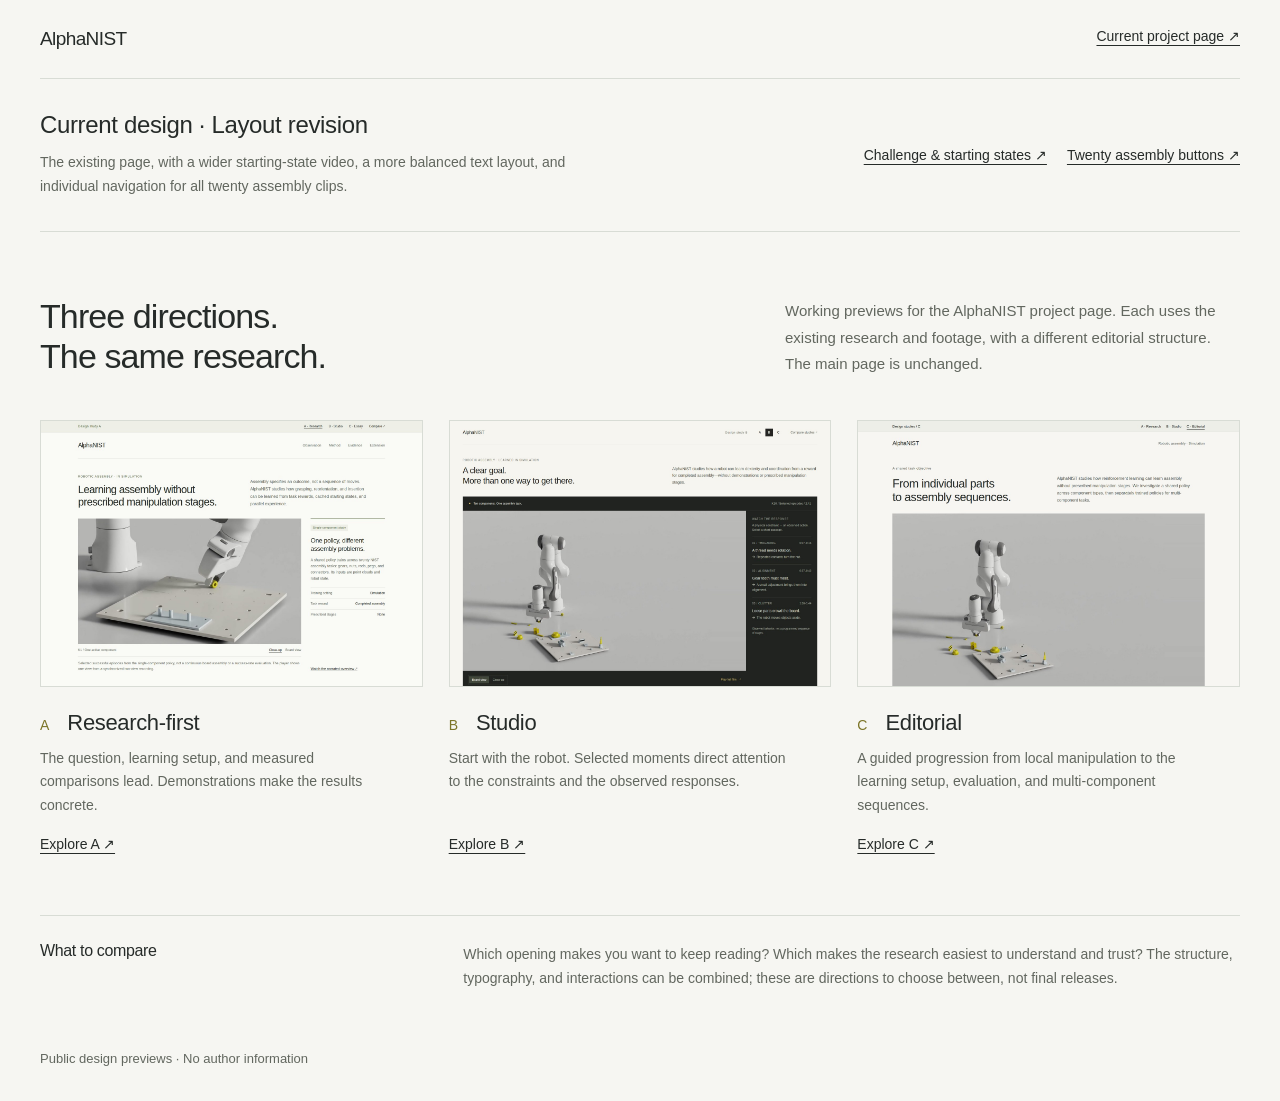
<file: scratch/index.html>
<!doctype html>
<html lang="en">
<head>
  <meta charset="utf-8"><meta name="viewport" content="width=device-width, initial-scale=1"><meta name="robots" content="noindex,nofollow">
  <meta name="description" content="Three design directions for the AlphaNIST research page."><title>AlphaNIST — Design studies</title>
  <style>
    :root{font-family:Arial,Helvetica,sans-serif;color:#262b29;background:#f6f6f2;font-synthesis:none}*{box-sizing:border-box}body{margin:0}a{color:inherit;text-underline-offset:4px}a:focus-visible{outline:2px solid #777328;outline-offset:5px}.wrap{width:min(1300px,calc(100% - 80px));margin:auto}header{padding:28px 0;display:flex;justify-content:space-between;gap:24px;border-bottom:1px solid #d8dcd5;font-size:14px}header .brand{font-size:19px;letter-spacing:-.6px;text-decoration:none}.intro{padding:64px 0 43px;display:flex;justify-content:space-between;align-items:end;gap:48px}h1,h2,p{margin:0}h1{font-size:34px;line-height:1.2;letter-spacing:-.9px;font-weight:400;max-width:420px}.intro p{font-size:15px;line-height:1.75;color:#62675f;max-width:455px}.directions{display:grid;grid-template-columns:repeat(3,minmax(0,1fr));gap:26px}.sample{min-width:0}.image-link{display:block;border:1px solid #d8dcd5;background:white;overflow:hidden}.image-link img{display:block;width:100%;height:auto;aspect-ratio:1.44;object-fit:cover;object-position:top}.sample-head{display:flex;gap:18px;align-items:baseline;margin:23px 0 11px}.letter{font-size:14px;color:#7c7528}h2{font-weight:400;font-size:22px;letter-spacing:-.35px}.sample p{font-size:14px;line-height:1.7;color:#62675f;max-width:350px;min-height:71px}.open{display:inline-block;margin:18px 0 0;font-size:14px}.notes{margin:62px 0 40px;padding-top:26px;border-top:1px solid #d8dcd5;display:grid;grid-template-columns:1fr 2fr;gap:35px}.notes h2{font-size:16px}.notes p{font-size:14px;line-height:1.75;color:#62675f;max-width:790px}footer{padding:20px 0 35px;font-size:13px;color:#62675f}@media(max-width:800px){.wrap{width:calc(100% - 36px)}.intro{padding:38px 0 32px;display:block}.intro p{margin-top:20px}h1{font-size:30px}.directions{grid-template-columns:1fr;gap:44px}.sample p{min-height:0;max-width:none}.image-link img{aspect-ratio:1.44}.sample-head{margin-top:18px}.notes{grid-template-columns:1fr;gap:15px;margin-top:45px}header{padding:22px 0;font-size:13px}}
  </style>
  <style>
    .current-preview { padding: 32px 0; border-bottom: 1px solid #d8dcd5; display: grid; grid-template-columns: 1fr 1fr; gap: 36px; align-items: center; }
    .current-preview h2 { font-size: 24px; }
    .current-preview p { color: #62675f; font-size: 14px; line-height: 1.7; margin-top: 12px; max-width: 550px; }
    .current-preview nav { display: flex; justify-content: flex-end; flex-wrap: wrap; gap: 20px; font-size: 14px; }
    @media (max-width: 800px) { .current-preview { grid-template-columns: 1fr; gap: 20px; } .current-preview nav { justify-content: flex-start; } }
  </style>
</head>
<body>
  <header class="wrap"><a class="brand" href="/">AlphaNIST</a><a href="/">Current project page ↗</a></header>
  <main class="wrap">
    <section class="current-preview" aria-labelledby="current-layout-title">
      <div><h2 id="current-layout-title">Current design · Layout revision</h2><p>The existing page, with a wider starting-state video, a more balanced text layout, and individual navigation for all twenty assembly clips.</p></div>
      <nav aria-label="Review the current design revision"><a href="assembly-layout/#assembly-introduction">Challenge &amp; starting states ↗</a><a href="assembly-layout/#demo">Twenty assembly buttons ↗</a></nav>
    </section>
    <section class="intro"><h1>Three directions.<br>The same research.</h1><p>Working previews for the AlphaNIST project page. Each uses the existing research and footage, with a different editorial structure. The main page is unchanged.</p></section>
    <div class="directions">
      <article class="sample"><a class="image-link" href="page-directions/research.html" aria-label="Open direction A, research-first"><img src="page-directions/preview-research.jpg" width="1440" height="1000" alt="Preview of the research-first AlphaNIST page"></a><div class="sample-head"><span class="letter">A</span><h2>Research-first</h2></div><p>The question, learning setup, and measured comparisons lead. Demonstrations make the results concrete.</p><a class="open" href="page-directions/research.html">Explore A ↗</a></article>
      <article class="sample"><a class="image-link" href="page-directions/studio.html" aria-label="Open direction B, studio"><img src="page-directions/preview-studio.jpg" width="1440" height="1000" alt="Preview of the film-led AlphaNIST page"></a><div class="sample-head"><span class="letter">B</span><h2>Studio</h2></div><p>Start with the robot. Selected moments direct attention to the constraints and the observed responses.</p><a class="open" href="page-directions/studio.html">Explore B ↗</a></article>
      <article class="sample"><a class="image-link" href="page-directions/essay.html" aria-label="Open direction C, editorial"><img src="page-directions/preview-essay.jpg" width="1440" height="1000" alt="Preview of the editorial AlphaNIST page"></a><div class="sample-head"><span class="letter">C</span><h2>Editorial</h2></div><p>A guided progression from local manipulation to the learning setup, evaluation, and multi-component sequences.</p><a class="open" href="page-directions/essay.html">Explore C ↗</a></article>
    </div>
    <section class="notes"><h2>What to compare</h2><p>Which opening makes you want to keep reading? Which makes the research easiest to understand and trust? The structure, typography, and interactions can be combined; these are directions to choose between, not final releases.</p></section>
  </main>
  <footer class="wrap">Public design previews · No author information</footer>
</body>
</html>
</file>
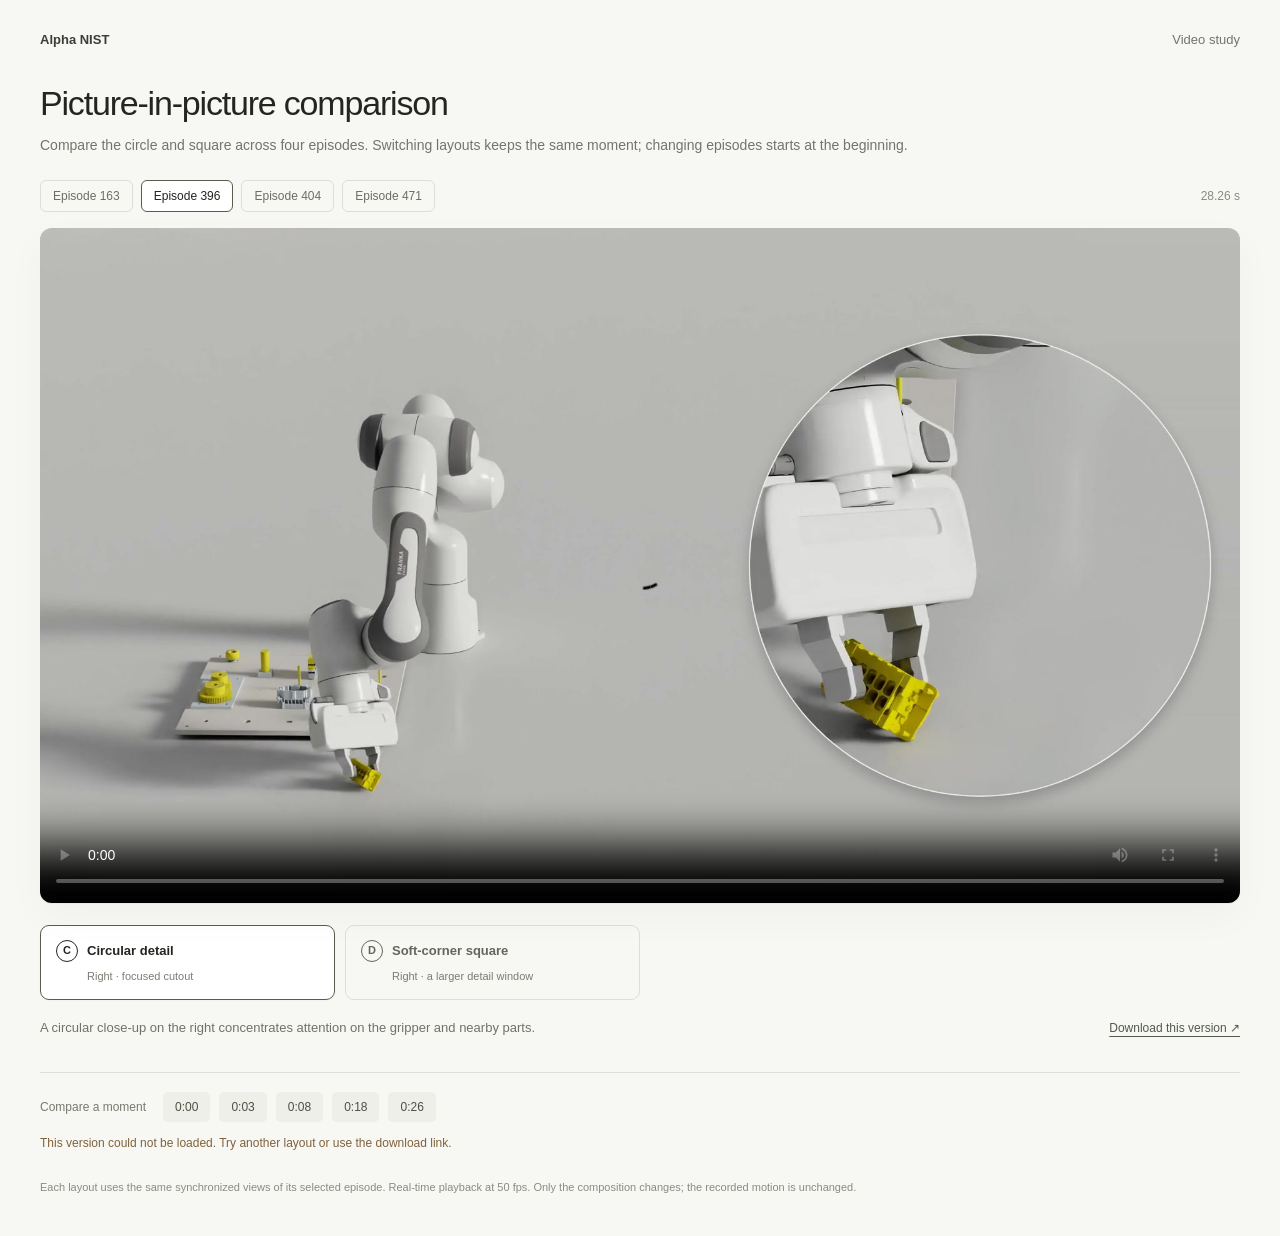
<file: scratch/k10-picture-in-picture/index.html>
<!doctype html>
<html lang="en">
<head>
  <meta charset="utf-8">
  <meta name="viewport" content="width=device-width, initial-scale=1">
  <meta name="robots" content="noindex,nofollow,noarchive">
  <meta name="theme-color" content="#f7f7f4">
  <title>Picture-in-picture comparison · Alpha NIST</title>
  <style>
    :root { color-scheme: light; font-family: -apple-system, BlinkMacSystemFont, "Segoe UI", sans-serif; color: #242522; background: #f7f7f4; font-synthesis: none; }
    * { box-sizing: border-box; }
    body { margin: 0; }
    button, a { -webkit-tap-highlight-color: transparent; }
    button { font: inherit; }
    a { color: inherit; }
    button:focus-visible, a:focus-visible, video:focus-visible { outline: 2px solid #626b51; outline-offset: 4px; }
    main { max-width: 1280px; padding: 32px 40px 40px; margin: auto; }
    header { display: flex; justify-content: space-between; align-items: center; gap: 20px; margin-bottom: 36px; font-size: 13px; color: #72746d; }
    header a { text-decoration: none; color: #3c3e37; font-weight: 600; }
    h1 { font-size: clamp(24px, 3vw, 34px); line-height: 1.2; letter-spacing: -.035em; font-weight: 500; margin: 0 0 10px; }
    .intro { color: #72746d; margin: 0 0 24px; font-size: 14px; line-height: 1.6; }
    .episode-picker { display: flex; align-items: center; gap: 8px; flex-wrap: wrap; margin: 0 0 16px; }
    .episode { border: 1px solid #ddded7; background: transparent; color: #6b6f62; border-radius: 6px; padding: 8px 12px; cursor: pointer; font-size: 12px; }
    .episode:hover { background: #eeefe8; }
    .episode[aria-pressed="true"] { background: #fff; color: #23251f; border-color: #575e4b; }
    #duration { color: #898c82; font-size: 12px; margin-left: auto; font-variant-numeric: tabular-nums; }
    .choices[data-count="2"] { grid-template-columns: repeat(2, minmax(0, 1fr)); max-width: 600px; }
    .choice[hidden] { display: none; }
    .player { position: relative; aspect-ratio: 16 / 9; overflow: hidden; border-radius: 12px; background: #e5e5e0; box-shadow: 0 1px 0 #0000000b, 0 14px 42px #00000008; }
    video { display: block; width: 100%; height: 100%; object-fit: contain; }
    .choices { display: grid; grid-template-columns: repeat(4, minmax(0, 1fr)); gap: 10px; margin: 22px 0 18px; }
    .choice { text-align: left; cursor: pointer; border: 1px solid #ddded7; border-radius: 9px; background: transparent; padding: 14px 15px; color: #64665e; transition: border-color .15s, background-color .15s; }
    .choice:hover { background: #efefe9; }
    .choice[aria-pressed="true"] { background: #fff; color: #23251f; border-color: #575e4b; box-shadow: 0 1px 3px #00000006; }
    .choice-line { display: flex; align-items: center; gap: 9px; font-size: 13px; font-weight: 550; line-height: 1.4; }
    .letter { font-size: 11px; display: inline-grid; place-items: center; width: 22px; height: 22px; border: 1px solid currentColor; border-radius: 50%; flex: none; }
    .choice small { display: block; margin: 7px 0 0 31px; font-size: 11px; line-height: 1.45; color: #7a7d72; }
    .view-info { display: flex; justify-content: space-between; align-items: baseline; gap: 22px; min-height: 42px; }
    #description { margin: 0; font-size: 13px; color: #707368; line-height: 1.6; }
    #download { flex: none; font-size: 12px; text-underline-offset: 4px; color: #53594a; white-space: nowrap; }
    .moments { display: flex; align-items: center; gap: 9px; flex-wrap: wrap; padding-top: 19px; margin-top: 12px; border-top: 1px solid #dedfd8; }
    .moments span { font-size: 12px; color: #777a6f; margin-right: 8px; }
    .moment { background: #eeefe8; border: 1px solid transparent; border-radius: 5px; padding: 7px 11px; cursor: pointer; font-size: 12px; font-variant-numeric: tabular-nums; color: #4b5043; }
    .moment:hover { border-color: #b8beb0; background: #fff; }
    .note { font-size: 11px; color: #898c82; margin: 25px 0 0; line-height: 1.65; }
    #status { font-size: 12px; line-height: 1.6; color: #80623c; margin: 12px 0 0; }
    #status:empty { display: none; }
    @media (max-width: 640px) {
      main { padding: 22px 17px 30px; }
      header { margin-bottom: 28px; }
      .intro { font-size: 13px; margin-bottom: 19px; }
      .player { border-radius: 7px; }
      .choices { grid-template-columns: repeat(2, minmax(0, 1fr)); gap: 8px; margin-top: 17px; }
      .choice { padding: 11px; }
      .choice-line { font-size: 12px; gap: 7px; }
      .choice small { margin-left: 29px; }
      .view-info { display: block; }
      #download { display: inline-block; margin-top: 9px; }
      .moments { gap: 7px; }
      .moments span { width: 100%; margin-bottom: 3px; }
    }
    @media (prefers-reduced-motion: reduce) { .choice { transition: none; } }
  </style>
</head>
<body>
  <main>
    <header><a href="/">Alpha NIST</a><span>Video study</span></header>
    <h1>Picture-in-picture comparison</h1>
    <p class="intro">Compare the circle and square across four episodes. Switching layouts keeps the same moment; changing episodes starts at the beginning.</p>
    <div class="episode-picker" role="group" aria-label="Choose an episode">
      <button class="episode" type="button" data-episode="163" aria-pressed="false">Episode 163</button>
      <button class="episode" type="button" data-episode="396" aria-pressed="true">Episode 396</button>
      <button class="episode" type="button" data-episode="404" aria-pressed="false">Episode 404</button>
      <button class="episode" type="button" data-episode="471" aria-pressed="false">Episode 471</button>
      <span id="duration">28.26 s</span>
    </div>
    <div class="player">
      <video id="video" controls playsinline preload="metadata" poster="episode-396-C.jpg" src="episode-396-C.mp4" aria-label="Fixed camera view with a synchronized close-up"></video>
    </div>
    <div class="choices" data-count="2" role="group" aria-label="Choose a composition">
      <button class="choice" type="button" data-view="A" data-src="A.mp4" aria-pressed="false" hidden><span class="choice-line"><span class="letter">A</span>Compact landscape</span><small>Upper right · lighter footprint</small></button>
      <button class="choice" type="button" data-view="B" data-src="B.mp4" aria-pressed="false" hidden><span class="choice-line"><span class="letter">B</span>Large landscape</span><small>Lower right · more detail</small></button>
      <button class="choice" type="button" data-view="C" data-src="episode-396-C.mp4" aria-pressed="true"><span class="choice-line"><span class="letter">C</span>Circular detail</span><small>Right · focused cutout</small></button>
      <button class="choice" type="button" data-view="D" data-src="episode-396-D.mp4" aria-pressed="false"><span class="choice-line"><span class="letter">D</span>Soft-corner square</span><small>Right · a larger detail window</small></button>
    </div>
    <div class="view-info">
      <p id="description" aria-live="polite">A circular close-up on the right concentrates attention on the gripper and nearby parts.</p>
      <a id="download" href="episode-396-C.mp4" download="episode-396-C.mp4">Download this version ↗</a>
    </div>
    <div class="moments" role="group" aria-label="Jump to a comparison moment">
      <span>Compare a moment</span>
      <button class="moment" type="button" data-time="0">0:00</button>
      <button class="moment" type="button" data-time="3">0:03</button>
      <button class="moment" type="button" data-time="8">0:08</button>
      <button class="moment" type="button" data-time="18">0:18</button>
      <button class="moment" type="button" data-time="26">0:26</button>
    </div>
    <p id="status" role="status"></p>
    <p class="note">Each layout uses the same synchronized views of its selected episode. Real-time playback at 50 fps. Only the composition changes; the recorded motion is unchanged.</p>
  </main>
  <script>
    const video = document.getElementById('video');
    const description = document.getElementById('description');
    const download = document.getElementById('download');
    const status = document.getElementById('status');
    const episodes = {
      '163': { duration: 42.5, moments: [0, 4, 11, 30, 40], sources: { A: 'A.mp4', B: 'B.mp4', C: 'C.mp4', D: 'D.mp4' } },
      '396': { duration: 28.26, moments: [0, 3, 8, 18, 26], sources: { C: 'episode-396-C.mp4', D: 'episode-396-D.mp4' } },
      '404': { duration: 45.74, moments: [0, 3, 9, 31, 43], sources: { C: 'episode-404-C.mp4', D: 'episode-404-D.mp4' } },
      '471': { duration: 44.5, moments: [0, 8, 18, 30, 42], sources: { C: 'episode-471-C.mp4', D: 'episode-471-D.mp4' } }
    };
    const descriptions = {
      A: 'A small, wide close-up in the upper-right corner leaves more of the fixed view unobstructed.',
      B: 'A larger, wide close-up in the lower-right corner gives the manipulation more space.',
      C: 'A circular close-up on the right concentrates attention on the gripper and nearby parts.',
      D: 'A square close-up with softly rounded corners balances the detail view and surrounding scene.'
    };
    let activeEpisode = '396';
    let active = 'C';
    let switching = false;
    let targetTime = 0;
    let resume = false;
    let onMetadata = null;

    function seek(time) {
      targetTime = time;
      if (!switching && video.readyState >= 1) video.currentTime = Math.min(time, video.duration || time);
      else if (!switching) video.addEventListener('loadedmetadata', () => { video.currentTime = targetTime; }, { once: true });
    }

    function showEpisode(episode, view) {
      const episodeChanged = episode !== activeEpisode;
      if (!episodeChanged && view === active && !video.error) return;
      if (!switching) {
        targetTime = video.currentTime;
        resume = !video.paused && !video.ended;
      }
      if (episodeChanged) targetTime = 0;
      const entry = episodes[episode];
      if (!entry.sources[view]) view = 'C';
      activeEpisode = episode;
      active = view;
      switching = true;
      status.textContent = '';
      document.querySelectorAll('.episode').forEach(button => {
        button.setAttribute('aria-pressed', String(button.dataset.episode === episode));
      });
      document.getElementById('duration').textContent = entry.duration + ' s';
      document.querySelector('.choices').dataset.count = Object.keys(entry.sources).length;
      document.querySelectorAll('.choice').forEach(button => {
        button.hidden = !entry.sources[button.dataset.view];
        button.dataset.src = entry.sources[button.dataset.view] || '';
        button.setAttribute('aria-pressed', String(button.dataset.view === view));
      });
      document.querySelectorAll('.moment').forEach((button, index) => {
        const time = entry.moments[index];
        button.dataset.time = time;
        button.textContent = Math.floor(time / 60) + ':' + String(time % 60).padStart(2, '0');
      });
      description.textContent = descriptions[view];
      const source = entry.sources[view];
      download.href = source;
      download.download = 'episode-' + episode + '-' + view + '.mp4';
      if (onMetadata) video.removeEventListener('loadedmetadata', onMetadata);
      onMetadata = () => {
        video.currentTime = Math.min(targetTime, video.duration || targetTime);
        switching = false;
        if (resume) video.play().catch(() => { status.textContent = 'Press play to continue at the same moment.'; });
      };
      video.addEventListener('loadedmetadata', onMetadata, { once: true });
      video.poster = source.replace(/\.mp4$/, '.jpg');
      video.src = source;
      video.load();
    }

    document.querySelectorAll('.choice').forEach(button => {
      button.addEventListener('click', () => showEpisode(activeEpisode, button.dataset.view));
    });
    document.querySelectorAll('.episode').forEach(button => {
      button.addEventListener('click', () => showEpisode(button.dataset.episode, active));
    });
    document.querySelectorAll('.moment').forEach(button => button.addEventListener('click', () => seek(Number(button.dataset.time))));
    video.addEventListener('error', () => {
      switching = false;
      status.textContent = 'This version could not be loaded. Try another layout or use the download link.';
    });
  </script>
</body>
</html>
</file>
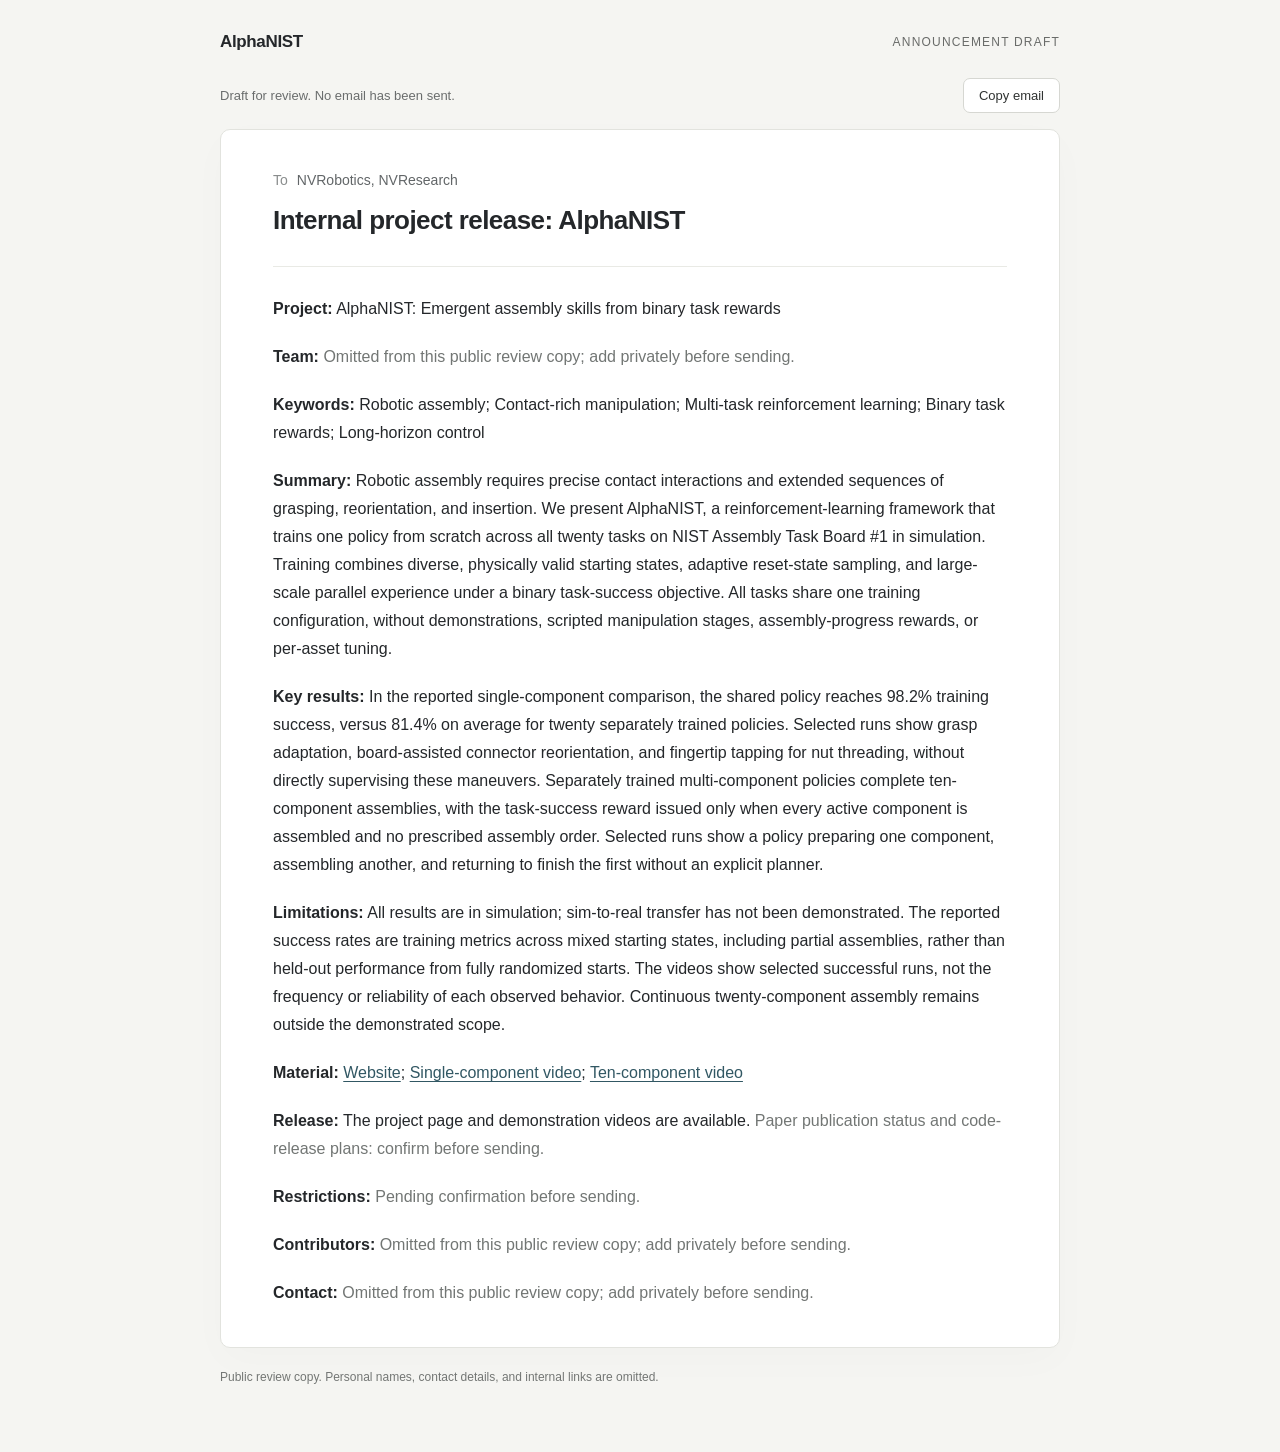
<file: scratch/project-release/index.html>
<!doctype html>
<html lang="en">
  <head>
    <meta charset="utf-8">
    <meta name="viewport" content="width=device-width, initial-scale=1">
    <meta name="robots" content="noindex, nofollow, noarchive">
    <meta name="referrer" content="no-referrer">
    <meta name="description" content="An AlphaNIST project announcement draft for review.">
    <meta property="og:title" content="AlphaNIST — announcement draft">
    <meta property="og:description" content="A project announcement draft for review.">
    <title>AlphaNIST — announcement draft</title>
    <style>
      :root { color-scheme: light; font-family: -apple-system, BlinkMacSystemFont, "Segoe UI", sans-serif; color: #24272a; background: #f5f5f2; }
      * { box-sizing: border-box; }
      body { margin: 0; -webkit-font-smoothing: antialiased; }
      a { color: #315763; text-underline-offset: 3px; }
      a:hover { color: #152e37; }
      :focus-visible { outline: 3px solid #9a7600; outline-offset: 4px; }
      .shell { width: min(840px, calc(100% - 40px)); margin: 0 auto; }
      header { padding: 32px 0 26px; display: flex; justify-content: space-between; align-items: center; gap: 20px; }
      .wordmark { color: inherit; text-decoration: none; font-size: 17px; font-weight: 550; letter-spacing: -.35px; }
      .draft-label { font-size: 12px; letter-spacing: .1em; text-transform: uppercase; color: #696b69; }
      .toolbar { display: flex; justify-content: space-between; align-items: center; gap: 20px; margin: 0 0 16px; }
      .toolbar p { margin: 0; color: #6a6d6d; font-size: 13px; }
      button { flex-shrink: 0; border: 1px solid #d6d7d2; border-radius: 7px; background: #fff; color: #303332; padding: 9px 15px; font: inherit; font-size: 13px; cursor: pointer; }
      button:hover { background: #eeefeb; }
      article { background: #fff; border: 1px solid #e2e3de; border-radius: 10px; padding: 42px 52px 40px; box-shadow: 0 12px 40px #232b2b05; }
      .recipient { font-size: 14px; color: #626668; margin: 0 0 15px; }
      .recipient span { color: #8a8d8d; margin-right: 9px; }
      h1 { font-size: clamp(21px, 3vw, 26px); font-weight: 550; line-height: 1.35; letter-spacing: -.55px; margin: 0; }
      .email-heading { padding-bottom: 28px; margin-bottom: 28px; border-bottom: 1px solid #e9eae5; }
      .email-body { font-size: 16px; line-height: 1.75; }
      .email-body p { margin: 0 0 20px; }
      .email-body strong { font-weight: 600; }
      .email-body p:last-child { margin-bottom: 0; }
      .pending { color: #727674; }
      footer { color: #737674; font-size: 12px; line-height: 1.65; padding: 20px 0 40px; }
      #copy-status { min-height: 18px; margin-top: 6px; }
      @media (max-width: 600px) {
        .shell { width: calc(100% - 28px); }
        header { padding: 24px 0; }
        article { padding: 27px 24px 30px; }
        .toolbar { align-items: flex-start; gap: 14px; }
        .toolbar p { max-width: 190px; }
        .email-body { font-size: 15px; }
      }
      @media print {
        body { background: white; }
        header, .toolbar, footer { display: none; }
        .shell { width: 100%; }
        article { border: 0; box-shadow: none; padding: 0; }
      }
    </style>
  </head>
  <body>
    <div class="shell">
      <header>
        <a class="wordmark" href="/">AlphaNIST</a>
        <span class="draft-label">Announcement draft</span>
      </header>
      <main>
        <div class="toolbar">
          <p>Draft for review. No email has been sent.</p>
          <button type="button" id="copy-email" hidden>Copy email</button>
        </div>
        <article aria-labelledby="email-subject">
          <div class="email-heading">
            <p class="recipient"><span>To</span>NVRobotics, NVResearch</p>
            <h1 id="email-subject">Internal project release: AlphaNIST</h1>
          </div>
          <div class="email-body" id="email-body">
            <p><strong>Project:</strong> AlphaNIST: Emergent assembly skills from binary task rewards</p>
            <p><strong>Team:</strong> <span class="pending">Omitted from this public review copy; add privately before sending.</span></p>
            <p><strong>Keywords:</strong> Robotic assembly; Contact-rich manipulation; Multi-task reinforcement learning; Binary task rewards; Long-horizon control</p>
            <p><strong>Summary:</strong> Robotic assembly requires precise contact interactions and extended sequences of grasping, reorientation, and insertion. We present AlphaNIST, a reinforcement-learning framework that trains one policy from scratch across all twenty tasks on NIST Assembly Task Board #1 in simulation. Training combines diverse, physically valid starting states, adaptive reset-state sampling, and large-scale parallel experience under a binary task-success objective. All tasks share one training configuration, without demonstrations, scripted manipulation stages, assembly-progress rewards, or per-asset tuning.</p>
            <p><strong>Key results:</strong> In the reported single-component comparison, the shared policy reaches 98.2% training success, versus 81.4% on average for twenty separately trained policies. Selected runs show grasp adaptation, board-assisted connector reorientation, and fingertip tapping for nut threading, without directly supervising these maneuvers. Separately trained multi-component policies complete ten-component assemblies, with the task-success reward issued only when every active component is assembled and no prescribed assembly order. Selected runs show a policy preparing one component, assembling another, and returning to finish the first without an explicit planner.</p>
            <p><strong>Limitations:</strong> All results are in simulation; sim-to-real transfer has not been demonstrated. The reported success rates are training metrics across mixed starting states, including partial assemblies, rather than held-out performance from fully randomized starts. The videos show selected successful runs, not the frequency or reliability of each observed behavior. Continuous twenty-component assembly remains outside the demonstrated scope.</p>
            <p><strong>Material:</strong> <a href="https://alpha-nist.github.io/">Website</a>; <a href="https://alpha-nist.github.io/assets/assembly-demo.mp4">Single-component video</a>; <a href="https://alpha-nist.github.io/assets/k10-strategies/selected-episodes.mp4">Ten-component video</a></p>
            <p><strong>Release:</strong> The project page and demonstration videos are available. <span class="pending">Paper publication status and code-release plans: confirm before sending.</span></p>
            <p><strong>Restrictions:</strong> <span class="pending">Pending confirmation before sending.</span></p>
            <p><strong>Contributors:</strong> <span class="pending">Omitted from this public review copy; add privately before sending.</span></p>
            <p><strong>Contact:</strong> <span class="pending">Omitted from this public review copy; add privately before sending.</span></p>
          </div>
        </article>
      </main>
      <footer>
        <div>Public review copy. Personal names, contact details, and internal links are omitted.</div>
        <div id="copy-status" role="status" aria-live="polite"></div>
      </footer>
    </div>
    <script>
      const copyButton = document.querySelector('#copy-email');
      const copyStatus = document.querySelector('#copy-status');
      if (navigator.clipboard && window.isSecureContext) {
        copyButton.hidden = false;
        copyButton.addEventListener('click', async () => {
          const body = document.querySelector('#email-body').cloneNode(true);
          body.querySelectorAll('a').forEach(link => link.replaceWith(`${link.textContent} (${link.href})`));
          const paragraphs = [...body.children].map(element => element.textContent.trim());
          const text = `To: NVRobotics, NVResearch\nSubject: ${document.querySelector('#email-subject').textContent}\n\n${paragraphs.join('\n\n')}`;
          try {
            await navigator.clipboard.writeText(text);
            copyStatus.textContent = 'Email draft copied.';
          } catch {
            copyStatus.textContent = 'Copy was blocked by your browser. You can select and copy the email text directly.';
          }
        });
      }
    </script>
  </body>
</html>
</file>
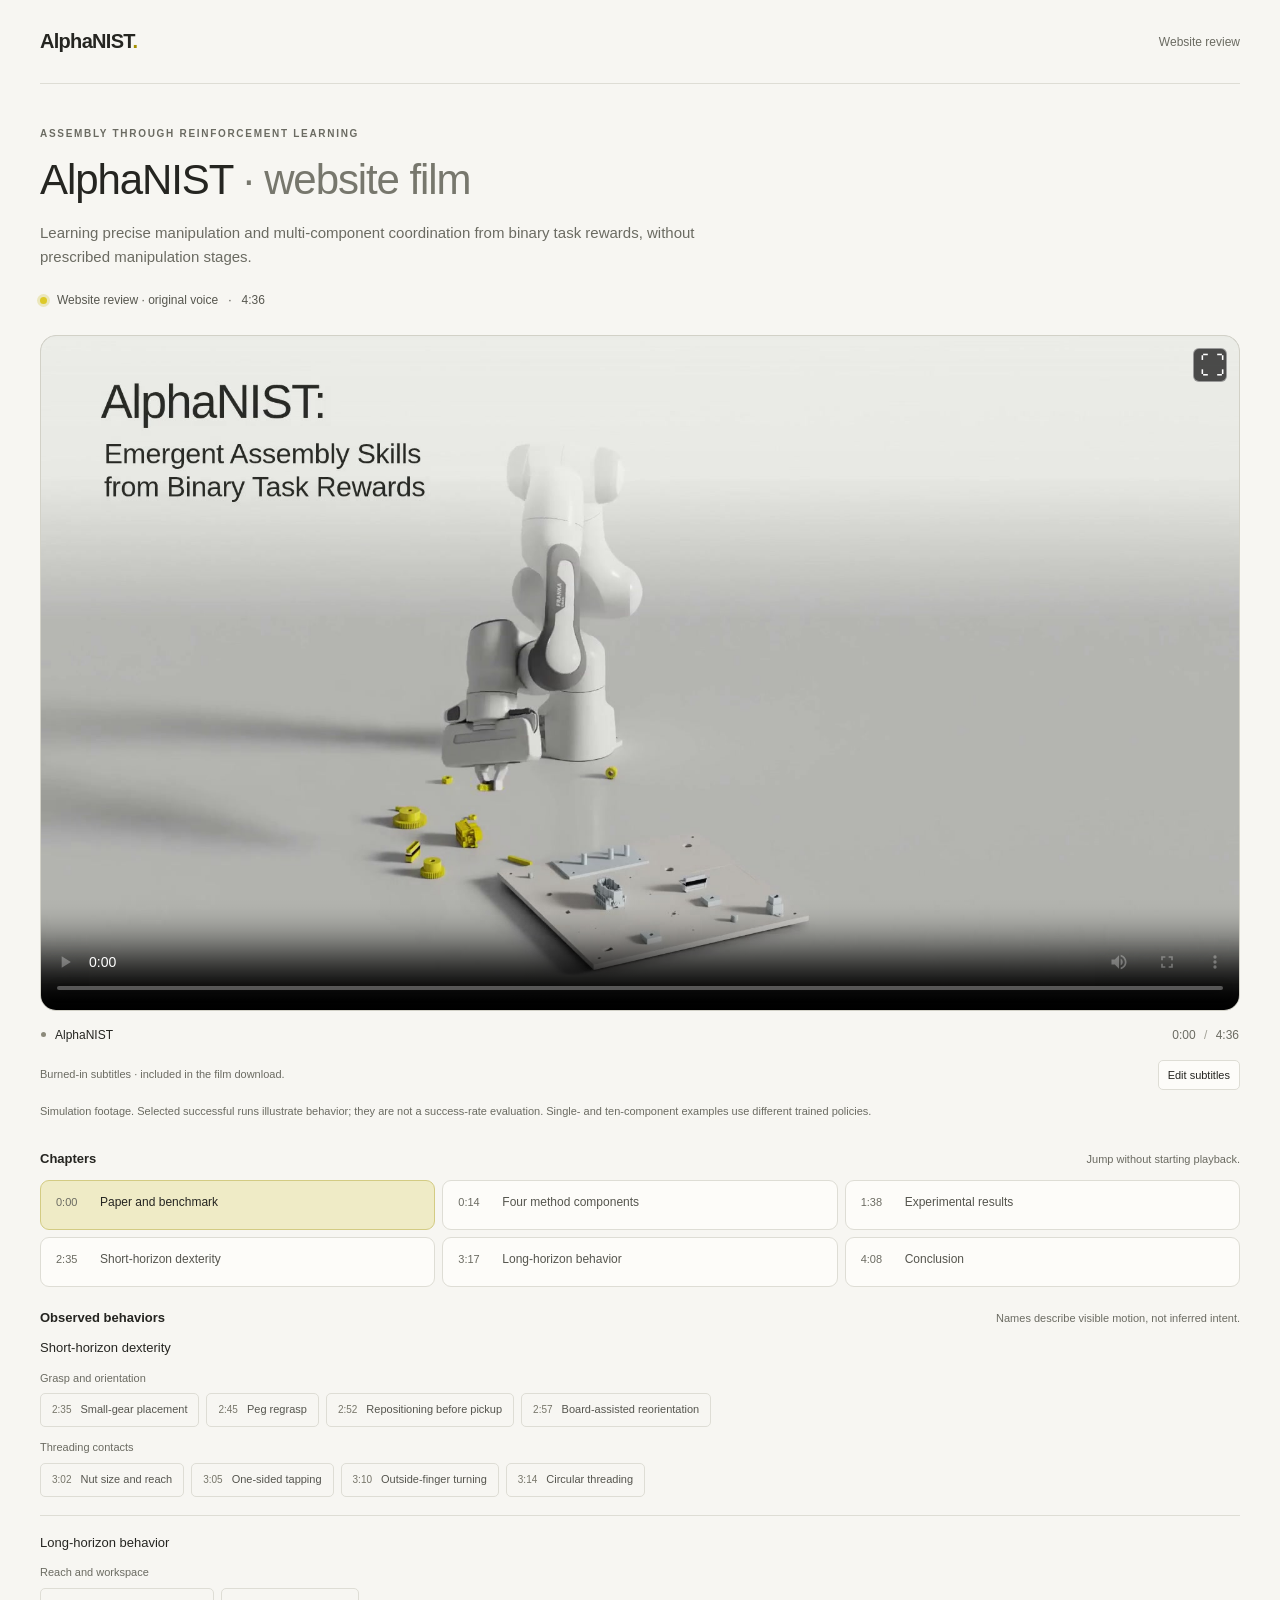
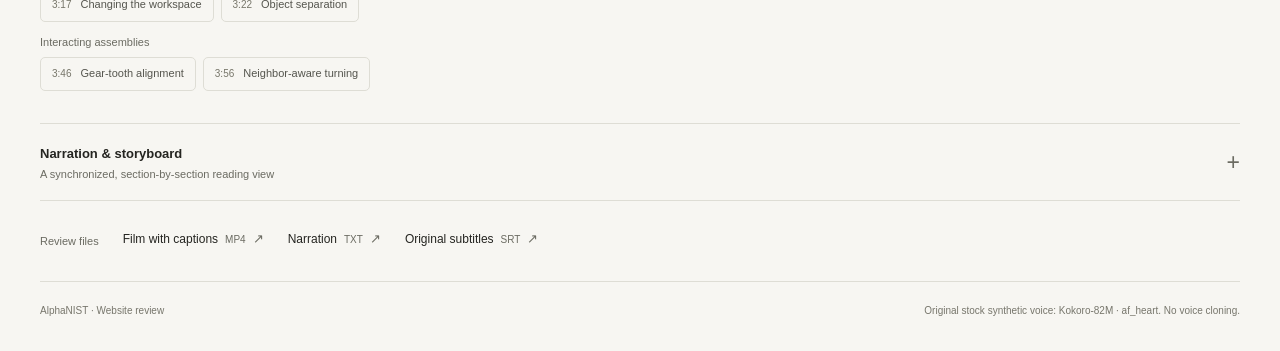
<file: scratch/supplementary/index.html>
<!doctype html>
<html lang="en">
  <head>
    <meta charset="utf-8">
    <meta name="viewport" content="width=device-width, initial-scale=1">
    <meta name="robots" content="noindex, nofollow, noarchive">
    <meta name="theme-color" content="#f7f6f2">
    <meta name="description" content="A website film for AlphaNIST, with chapter navigation and a synchronized narration transcript.">
    <title>AlphaNIST · website film</title>
    <link rel="stylesheet" href="review.css?v=website-heart-c486038fcf62155ea07f">
    <script src="review.js?v=website-heart-c486038fcf62155ea07f" defer></script>
  </head>
  <body>
    <a class="skip-link" href="#film">Skip to film</a>
    <header class="site-header shell">
      <a class="wordmark" href="#top" aria-label="AlphaNIST website film">AlphaNIST<span aria-hidden="true">.</span></a>
      <span class="review-label">Website review</span>
    </header>
    <main id="top" class="shell">
      <section class="introduction" aria-labelledby="page-title">
        <p class="eyebrow">Assembly through reinforcement learning</p>
        <h1 id="page-title">AlphaNIST <span>· website film</span></h1>
        <p class="lede">Learning precise manipulation and multi-component coordination from binary task rewards, without prescribed manipulation stages.</p>
        <p class="edition"><span class="edition-dot" aria-hidden="true"></span>Website review · original voice <span aria-hidden="true">·</span> <span data-film-duration>4:36</span></p>
      </section>
      <section id="film" class="film-section" aria-label="Website film">
        <div id="review-layout" class="review-layout editor-hidden">
        <div class="film-column">
        <figure>
          <div id="player-frame" class="video-frame" data-subtitle-mode="baked">
            <video id="film-player" data-duration="276.46" data-review-revision="website-heart-c486038fcf62155ea07f" controls playsinline preload="metadata" poster="poster.jpg?v=website-heart-c486038fcf62155ea07f" width="1920" height="1080" aria-label="AlphaNIST website film" aria-describedby="film-context">
              <source src="supplementary-v1.mp4?v=website-heart-c486038fcf62155ea07f" type="video/mp4">
              Your browser does not support embedded video. <a href="supplementary-v1.mp4?v=website-heart-c486038fcf62155ea07f">Download the film.</a>
            </video>
            <div id="caption-overlay" class="caption-overlay" aria-live="off" hidden><span id="caption-display"></span></div>
            <button id="fullscreen-toggle" class="fullscreen-toggle" type="button" aria-label="Enter fullscreen with subtitles" title="Fullscreen with subtitles" hidden>⛶</button>
          </div>
          <figcaption>
            <p id="current-section" aria-live="polite" aria-atomic="true"><span class="status-dot" aria-hidden="true"></span><span id="current-title">AlphaNIST</span></p>
            <span class="time-readout"><span id="current-time">0:00</span> <span class="time-divider">/</span> <span data-film-duration>4:36</span></span>
          </figcaption>
        </figure>
        <div class="caption-toolbar" aria-label="Subtitle controls">
          <span id="caption-mode" class="caption-mode" role="status">Burned-in subtitles · included in the film download.</span>
          <button id="editor-toggle" type="button" aria-expanded="false" aria-controls="caption-editor" hidden>Edit subtitles</button>
          <div id="caption-preview-controls" class="caption-preview-controls" hidden>
          <button id="captions-toggle" type="button" aria-pressed="true" aria-controls="caption-overlay">Preview subtitles on</button>
          <label class="caption-size-label" for="caption-size">Preview size <input id="caption-size" type="range" min="24" max="48" value="36" step="2"><output id="caption-size-value" for="caption-size">36</output></label>
          <label class="caption-placement-label" for="caption-placement">Placement <select id="caption-placement"><option value="over">Over video</option><option value="below">Below video</option></select></label>
          </div>
        </div>
        <p id="film-context" class="context">Simulation footage. Selected successful runs illustrate behavior; they are not a success-rate evaluation. Single- and ten-component examples use different trained policies.</p>
        </div>
        <aside id="caption-editor" class="caption-editor" aria-labelledby="editor-title" hidden>
          <h2 id="editor-title">Edit subtitles · preview</h2>
          <p class="editor-help">Preview only: edits do not change the voiceover or captioned MP4. Edits stay on this device; export SRT, VTT, or JSON to share them. Nothing is uploaded.</p>
          <p id="caption-status" class="caption-status" role="status">Loading subtitles…</p>
          <fieldset id="caption-fields" disabled>
            <legend class="sr-only">Subtitle editing controls</legend>
            <div class="cue-navigation">
              <button id="cue-previous" type="button" aria-label="Previous subtitle">←</button>
              <span id="cue-number">—</span>
              <button id="cue-next" type="button" aria-label="Next subtitle">→</button>
              <button id="cue-follow" type="button">Follow playback</button>
            </div>
            <label for="cue-text">Subtitle text</label>
            <textarea id="cue-text" rows="4" maxlength="3000" spellcheck="true" aria-describedby="caption-status"></textarea>
            <div class="cue-timing">
              <label for="cue-start">Start · seconds<input id="cue-start" type="number" min="0" max="276.46" step="0.01" inputmode="decimal"></label>
              <label for="cue-end">End · seconds<input id="cue-end" type="number" min="0" max="276.46" step="0.01" inputmode="decimal"></label>
            </div>
            <p id="cue-error" class="cue-error" role="alert" hidden></p>
            <div class="cue-actions"><button id="cue-jump" type="button">Go to this subtitle</button><span id="caption-save" role="status">Original subtitles</span></div>
            <div class="caption-exports" aria-label="Download edited subtitles"><span>Export</span><button type="button" data-caption-export="srt">SRT</button><button type="button" data-caption-export="vtt">VTT</button><button type="button" data-caption-export="json">JSON</button><button id="caption-reset" class="reset-captions" type="button">Reset</button></div>
          </fieldset>
        </aside>
        </div>
      </section>
      <section class="navigation-block" aria-labelledby="chapters-title">
        <div class="section-heading">
          <h2 id="chapters-title">Chapters</h2>
          <p>Jump without starting playback.</p>
        </div>
        <div id="chapters" class="chapter-grid" role="group" aria-label="Jump to a chapter" aria-busy="true"></div>
      </section>
      <section class="navigation-block behaviors" aria-labelledby="behaviors-title">
        <div class="section-heading">
          <h2 id="behaviors-title">Observed behaviors</h2>
          <p>Names describe visible motion, not inferred intent.</p>
        </div>
        <div id="behaviors" class="behavior-groups" aria-label="Jump to an observed behavior"></div>
      </section>
      <p id="data-error" class="notice" role="status" hidden>The film can still be played, but the chapter and script data could not be loaded. Reload this page to try again.</p>
      <details id="script-review" class="script-review" hidden>
        <summary>
          <span><span class="summary-title">Narration &amp; storyboard</span><span class="summary-note">A synchronized, section-by-section reading view</span></span>
          <span class="details-icon" aria-hidden="true">+</span>
        </summary>
        <div class="script-body">
          <p class="script-help">Select a section heading to move the film to that moment. The current section is highlighted as the film plays.</p>
          <div id="script-sections"></div>
        </div>
      </details>
      <section class="downloads" aria-label="Download review files">
        <span class="downloads-label">Review files</span>
        <a href="supplementary-v1.mp4?v=website-heart-c486038fcf62155ea07f" download>Film with captions <span>MP4</span><span class="download-arrow" aria-hidden="true">↗</span></a>
        <a id="script-download" href="narration.txt?v=website-heart-c486038fcf62155ea07f" download>Narration <span>TXT</span><span class="download-arrow" aria-hidden="true">↗</span></a>
        <a id="srt-download" href="captions.srt?v=website-heart-c486038fcf62155ea07f" download hidden>Original subtitles <span>SRT</span><span class="download-arrow" aria-hidden="true">↗</span></a>
      </section>
      <noscript><p class="notice">JavaScript is needed for chapter jumps, the synchronized script, and subtitle editing. The film, burned-in subtitles, fullscreen, and downloads still work.</p></noscript>
    </main>
    <footer class="site-footer shell">
      <span>AlphaNIST <span aria-hidden="true">·</span> Website review</span>
      <span>Original stock synthetic voice: Kokoro-82M · af_heart. No voice cloning.</span>
    </footer>
  </body>
</html>
</file>
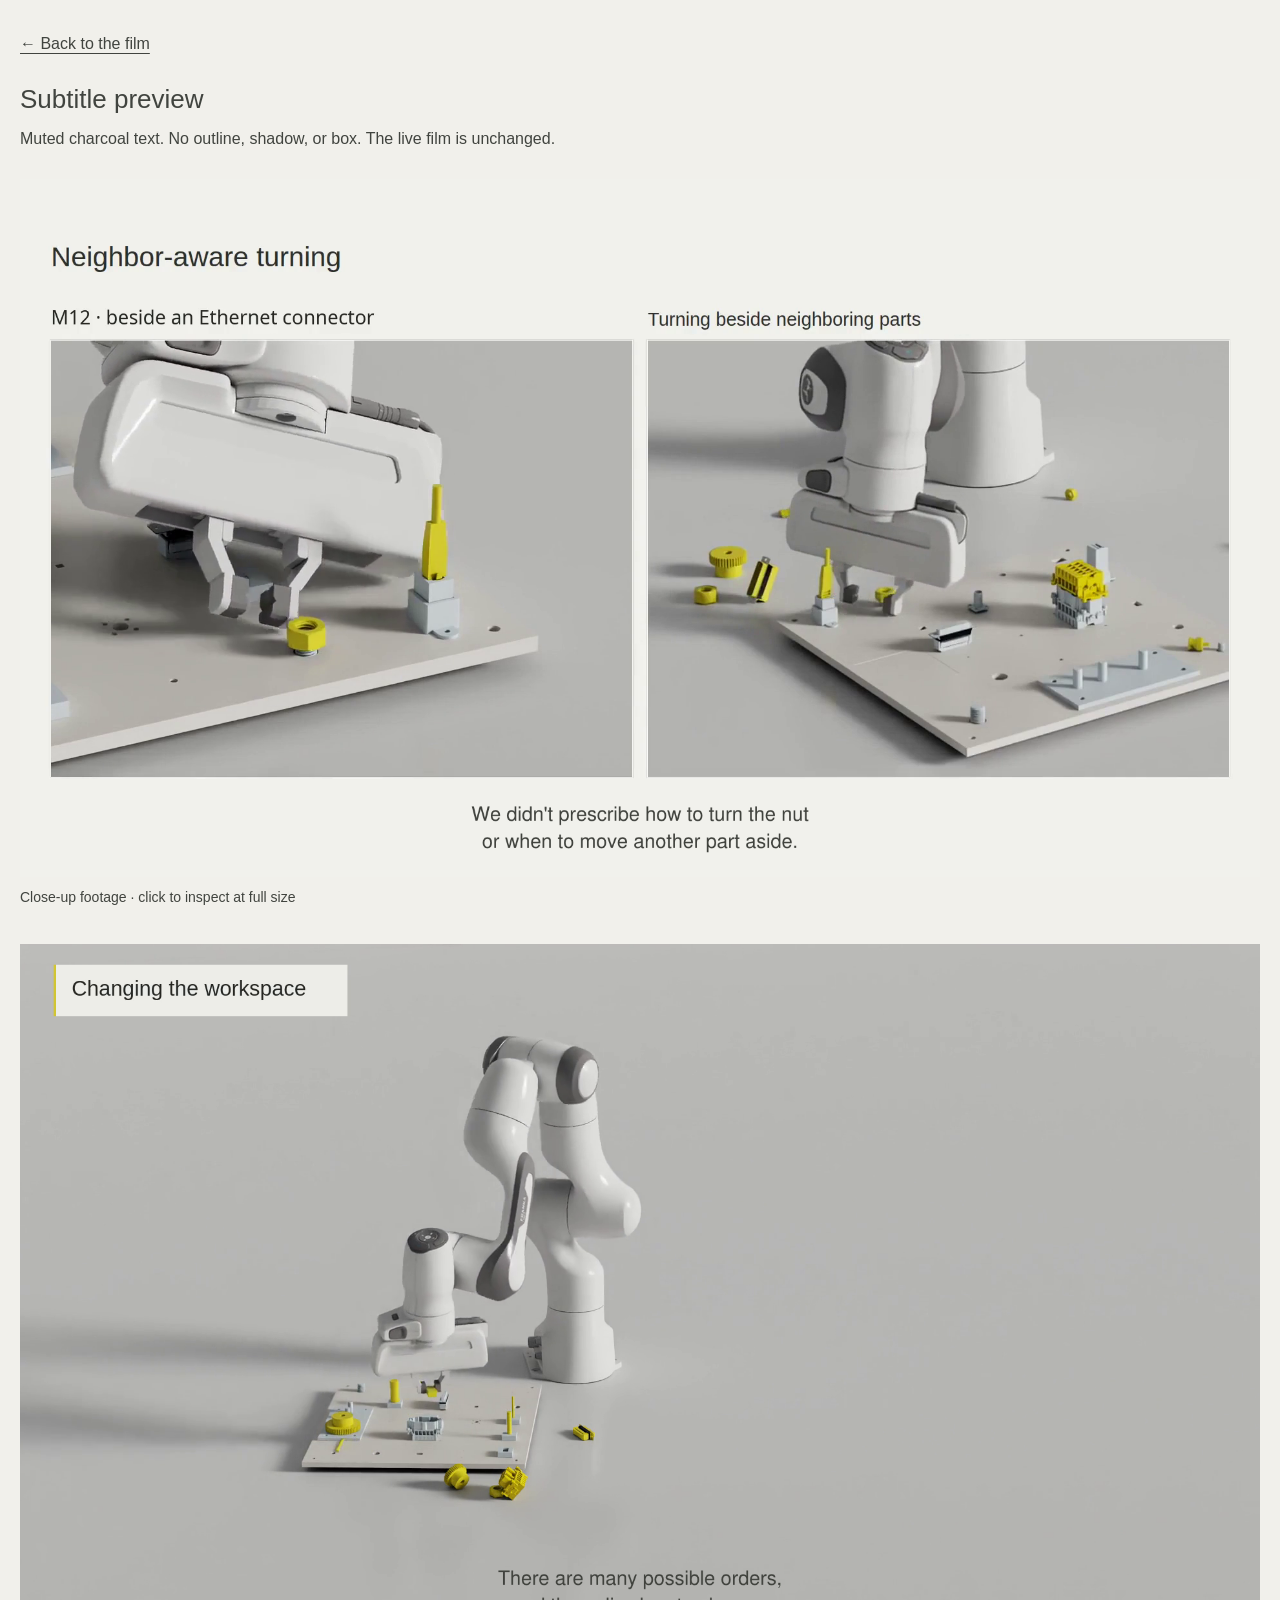
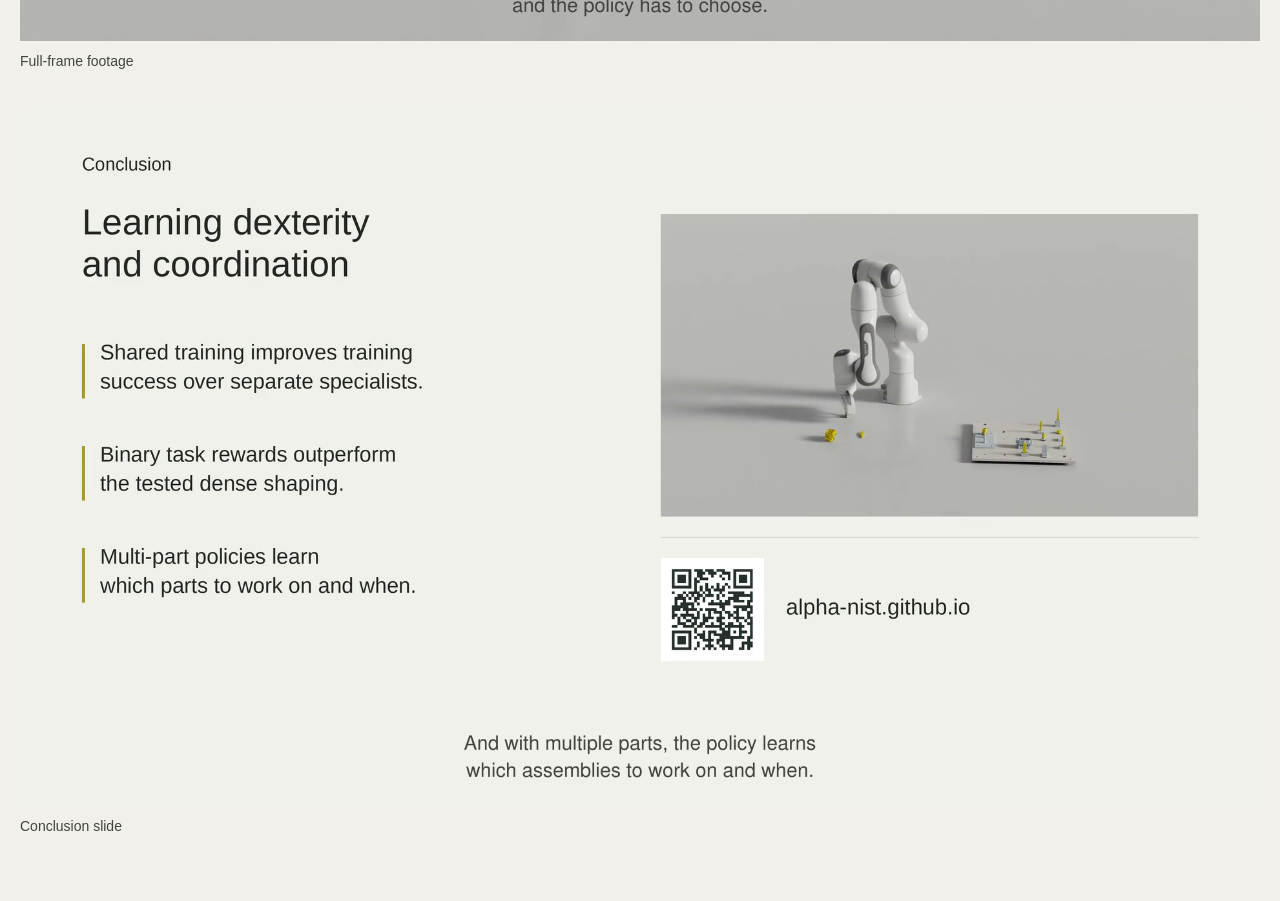
<file: scratch/supplementary/subtitle-preview/index.html>
<!doctype html>
<html lang="en">
<head>
  <meta charset="utf-8">
  <meta name="viewport" content="width=device-width, initial-scale=1">
  <meta name="robots" content="noindex, nofollow, noarchive">
  <title>AlphaNIST · subtitle preview</title>
  <style>
    * { box-sizing: border-box; }
    body { margin: 0; background: #f1f0eb; color: #41443f; font: 16px/1.5 Arial, sans-serif; }
    main { width: min(1440px, calc(100% - 40px)); margin: 32px auto 64px; }
    a { color: inherit; text-underline-offset: 4px; }
    h1 { margin: 24px 0 8px; font-size: 26px; font-weight: 400; }
    p { margin: 0 0 28px; }
    figure { margin: 0 0 36px; }
    img { display: block; width: 100%; height: auto; }
    figcaption { margin-top: 10px; font-size: 14px; }
    a:focus-visible { outline: 2px solid #80772e; outline-offset: 4px; }
  </style>
</head>
<body>
  <main>
    <a href="../">← Back to the film</a>
    <h1>Subtitle preview</h1>
    <p>Muted charcoal text. No outline, shadow, or box. The live film is unchanged.</p>
    <figure>
      <a href="charcoal-footage.png"><img src="charcoal-footage.png" width="1920" height="1080" alt="Two robot close-ups with smaller charcoal subtitles beneath them."></a>
      <figcaption>Close-up footage · click to inspect at full size</figcaption>
    </figure>
    <figure>
      <a href="charcoal-full-frame.png"><img src="charcoal-full-frame.png" width="1920" height="1080" alt="Full-frame robot footage with charcoal subtitles over the gray studio floor." loading="lazy"></a>
      <figcaption>Full-frame footage</figcaption>
    </figure>
    <figure>
      <a href="charcoal-slide.png"><img src="charcoal-slide.png" width="1920" height="1080" alt="Conclusion slide with charcoal subtitles on its light background." loading="lazy"></a>
      <figcaption>Conclusion slide</figcaption>
    </figure>
  </main>
</body>
</html>
</file>
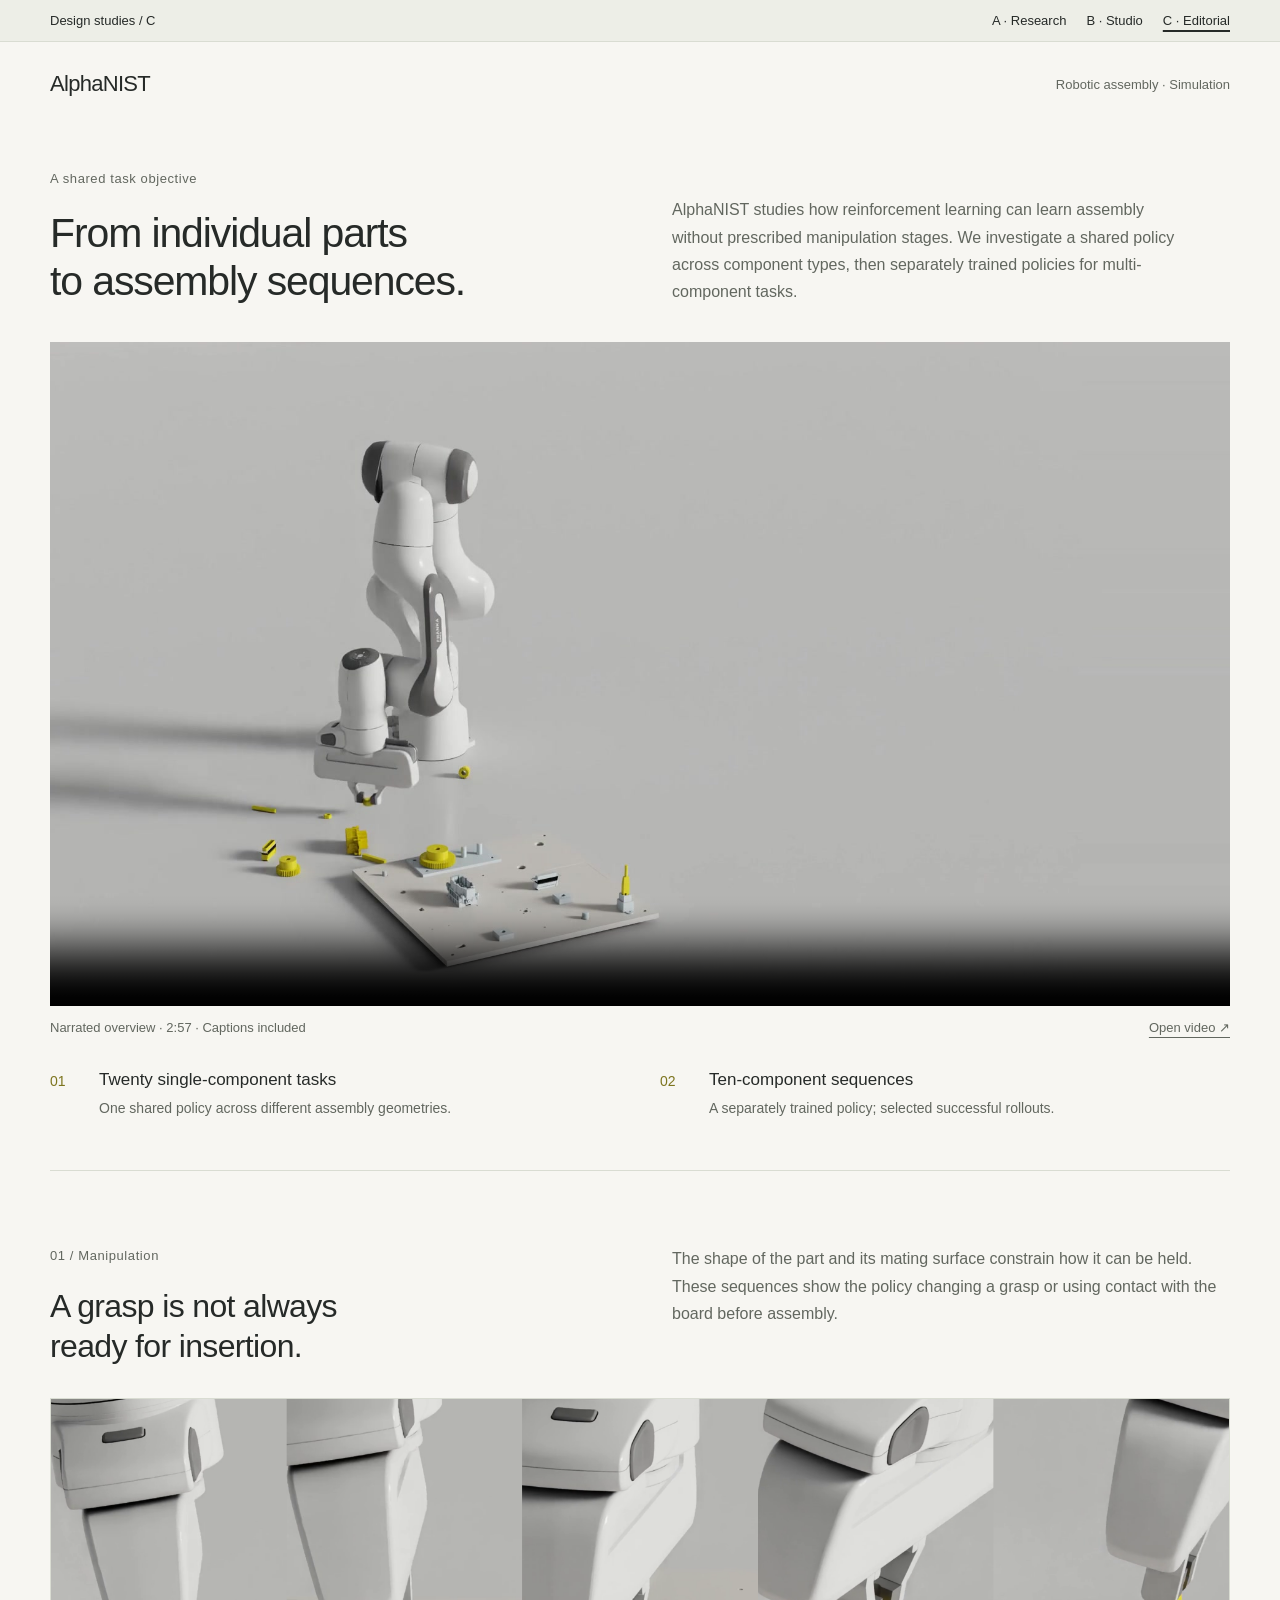
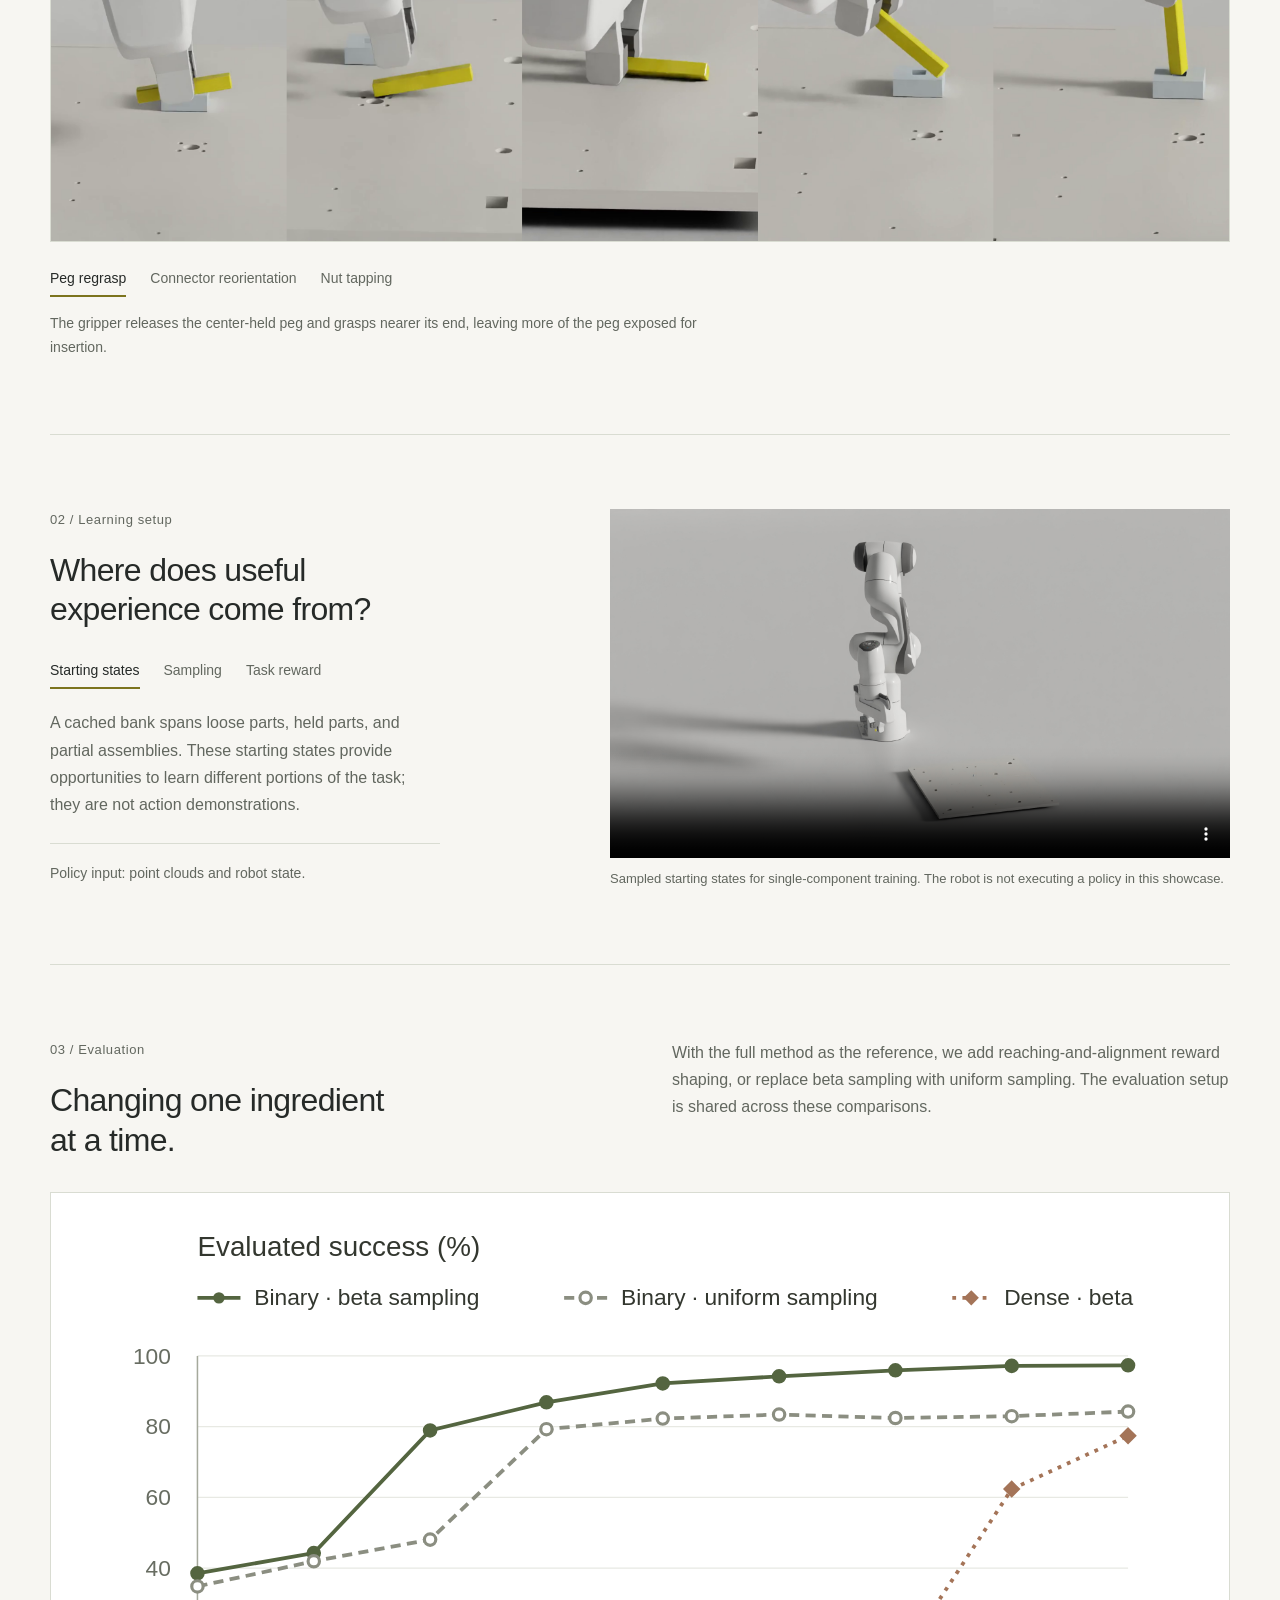
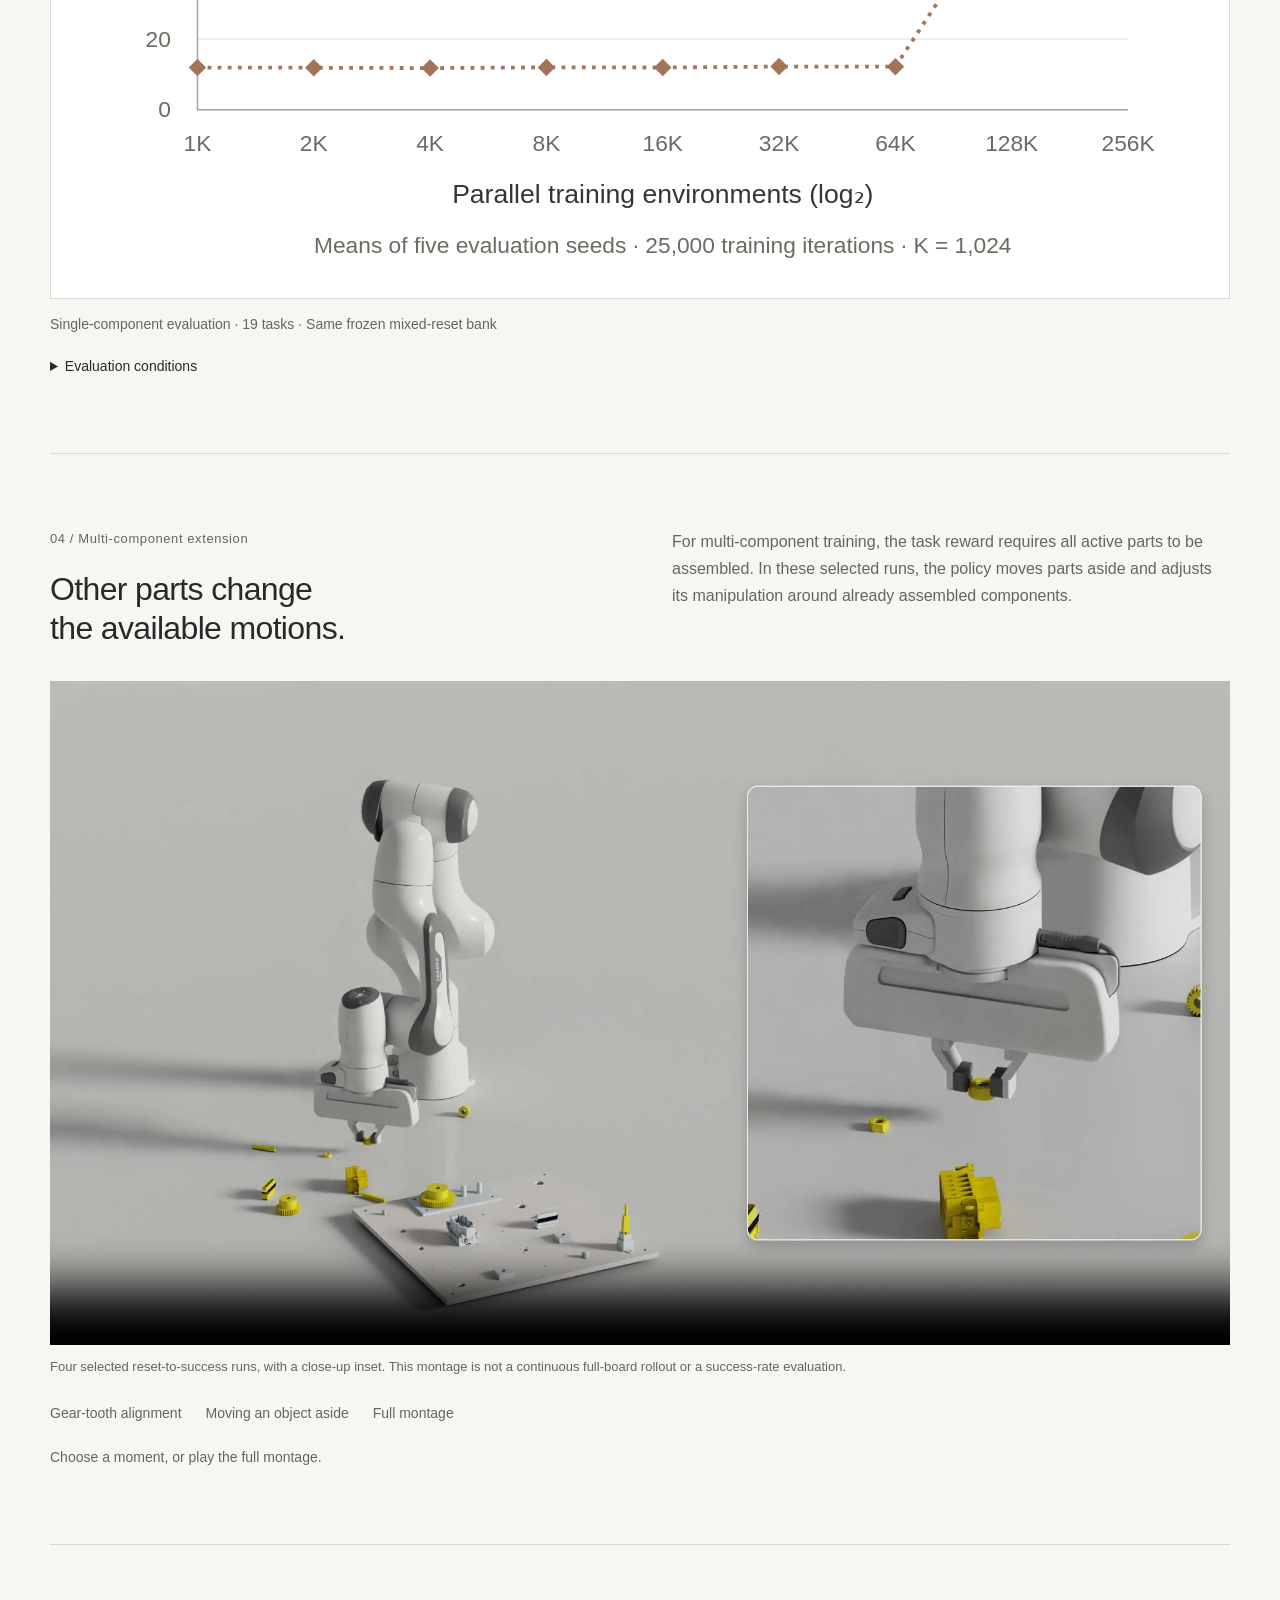
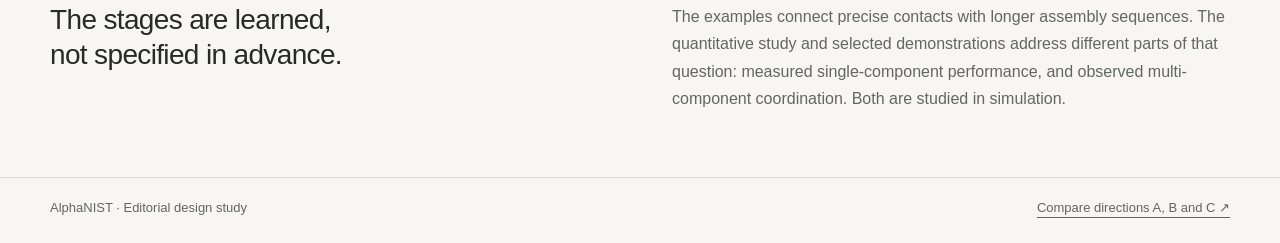
<file: scratch/page-directions/essay.html>
<!doctype html>
<html lang="en">
<head>
  <meta charset="utf-8"><meta name="viewport" content="width=device-width, initial-scale=1">
  <meta name="robots" content="noindex,nofollow"><meta name="description" content="An editorial design study for AlphaNIST: learning manipulation and multi-component assembly in simulation.">
  <title>AlphaNIST — Editorial direction C</title>
  <style>
    :root{--paper:#f7f6f2;--ink:#262a28;--muted:#62675f;--line:#d9dcd2;--accent:#7c741e;--width:1180px;font-family:Arial,Helvetica,sans-serif;color:var(--ink);background:var(--paper);font-synthesis:none}
    *{box-sizing:border-box}body{margin:0}a{color:inherit;text-underline-offset:5px}button{font:inherit;cursor:pointer}button,a,summary{touch-action:manipulation}a:focus-visible,button:focus-visible,summary:focus-visible{outline:2px solid var(--accent);outline-offset:5px}
    .wrap{width:min(var(--width),calc(100% - 80px));margin:auto}.preview{border-bottom:1px solid var(--line);font-size:13px;background:#edeee7}.preview .wrap{display:flex;align-items:center;justify-content:space-between;gap:20px;padding-block:13px}.preview nav{display:flex;gap:20px}.preview a{text-decoration:none}.preview [aria-current]{text-decoration:underline;text-decoration-thickness:2px}
    header{padding:29px 0;display:flex;justify-content:space-between;align-items:center;gap:18px}.wordmark{font-size:22px;letter-spacing:-.7px;text-decoration:none}.header-note{font-size:13px;color:var(--muted)}h1,h2,h3,p,figure{margin:0}h1,h2,h3{font-weight:400}h1{font-size:clamp(31px,3.2vw,44px);line-height:1.16;letter-spacing:-1.1px;max-width:560px}h2{font-size:clamp(25px,2.5vw,34px);line-height:1.23;letter-spacing:-.65px}h3{font-size:20px;line-height:1.35}p{font-size:16px;line-height:1.7}p+p{margin-top:16px}.eyebrow{font-size:13px;letter-spacing:.045em;margin-bottom:20px;color:var(--muted)}
    .intro{display:grid;grid-template-columns:1fr 1fr;gap:64px;align-items:end;padding:42px 0 37px}.intro .dek{max-width:525px;color:var(--muted)}.hero{background:#dddcd6;overflow:hidden}.hero video{width:100%;display:block;aspect-ratio:16/9;object-fit:contain}.caption{font-size:13px;line-height:1.6;color:var(--muted);margin-top:12px;display:flex;justify-content:space-between;gap:20px}.caption a{white-space:nowrap}.studies{display:grid;grid-template-columns:1fr 1fr;gap:40px;padding:30px 0 50px;border-bottom:1px solid var(--line)}.study{display:grid;grid-template-columns:35px 1fr;gap:14px}.study span{color:var(--accent);font-size:14px;line-height:1.8}.study p{font-size:14px;color:var(--muted);margin-top:5px}.study h3{font-size:17px}
    .chapter{padding:74px 0;border-bottom:1px solid var(--line)}.chapter-head{display:grid;grid-template-columns:1fr 1fr;gap:64px;align-items:start;margin-bottom:32px}.chapter-head p{color:var(--muted)}.sequence{overflow-x:auto;border:1px solid var(--line);background:#e3e1d9}.sequence img{display:block;width:100%;height:auto}.switches{display:flex;flex-wrap:wrap;gap:8px 24px;margin-top:19px}.switches button{padding:9px 0;border:0;border-bottom:2px solid transparent;background:none;color:var(--muted);font-size:14px}.switches [aria-pressed=true]{border-bottom-color:var(--accent);color:var(--ink)}.sequence-note{font-size:14px;max-width:690px;margin-top:15px;color:var(--muted)}.mobile-hint{display:none}
    .method{display:grid;grid-template-columns:1fr 1.25fr;gap:64px;align-items:start}.method h2{max-width:400px}.method video{display:block;width:100%;aspect-ratio:16/9}.method-copy{margin-top:24px;max-width:390px}.method-copy p{color:var(--muted)}.method-switches{margin:20px 0}.method-fact{margin-top:25px;padding-top:18px;border-top:1px solid var(--line);font-size:14px;color:var(--muted)}
    .plot{background:white;padding:24px 20px;border:1px solid var(--line)}.plot img{width:100%;display:block;height:auto}.mobile-results{display:none}.protocol{margin-top:18px;font-size:14px;line-height:1.7;color:var(--muted)}.protocol summary{cursor:pointer;color:var(--ink);width:fit-content}.protocol p{font-size:14px;max-width:830px;margin-top:14px}.evidence-note{font-size:14px;color:var(--muted);margin-top:14px}
    .long-video{background:#dddcd6;position:relative}.long-video video{width:100%;display:block;aspect-ratio:16/9}.clip-status{font-size:14px;color:var(--muted);margin-top:14px}.ending{display:grid;grid-template-columns:1fr 1fr;gap:64px;padding:58px 0 65px}.ending p{color:var(--muted)}.ending h2{max-width:400px;font-size:28px}footer{border-top:1px solid var(--line);padding:22px 0 28px;font-size:13px;color:var(--muted)}footer .wrap{display:flex;justify-content:space-between;gap:25px}
    @media(max-width:760px){.wrap{width:calc(100% - 36px)}.preview .wrap{align-items:start;gap:12px}.preview nav{gap:15px}.preview .label{max-width:125px;line-height:1.45}header{padding:24px 0}.header-note{font-size:12px}h1{font-size:32px;letter-spacing:-.7px}.intro,.chapter-head,.method,.ending{grid-template-columns:1fr;gap:23px}.intro{padding:26px 0}.caption{flex-wrap:wrap;gap:5px}.studies{grid-template-columns:1fr;gap:23px;padding:26px 0 35px}.chapter{padding:44px 0}.chapter-head{margin-bottom:24px}.eyebrow{margin-bottom:13px}.sequence img{width:850px;max-width:none}.sequence{scroll-snap-type:x proximity}.mobile-hint{display:block;font-size:13px;color:var(--muted);margin-top:10px}.method-copy{max-width:none;margin-top:17px}.plot{padding:4px 0}.protocol p{font-size:14px}.ending{padding:38px 0}.switches{gap:6px 19px}footer .wrap{flex-wrap:wrap}.hero video,.long-video video{aspect-ratio:16/9}}
    @media(max-width:600px){.mobile-results{display:block;margin-top:20px;font-size:14px}.mobile-results p{font-size:14px}.mobile-results dl{margin:14px 0}.mobile-results dl div{display:flex;justify-content:space-between;gap:14px;padding:12px 0;border-bottom:1px solid var(--line)}.mobile-results dd{margin:0;font-variant-numeric:tabular-nums;white-space:nowrap}.mobile-results a{font-size:13px}}
    @media(prefers-reduced-motion:reduce){html{scroll-behavior:auto}}
  </style>
</head>
<body>
  <div class="preview"><div class="wrap"><a class="label" href="/scratch/">Design studies / C</a><nav aria-label="Compare design directions"><a href="research.html">A · Research</a><a href="studio.html">B · Studio</a><a href="essay.html" aria-current="page">C · Editorial</a></nav></div></div>
  <header class="wrap"><a class="wordmark" href="/">AlphaNIST</a><span class="header-note">Robotic assembly · Simulation</span></header>
  <main class="wrap">
    <section aria-labelledby="project-heading">
      <div class="intro"><div><p class="eyebrow">A shared task objective</p><h1 id="project-heading">From individual parts<br>to assembly sequences.</h1></div><p class="dek">AlphaNIST studies how reinforcement learning can learn assembly without prescribed manipulation stages. We investigate a shared policy across component types, then separately trained policies for multi-component tasks.</p></div>
      <figure><div class="hero"><video controls playsinline preload="metadata" poster="/assets/k10-strategies/poster-fixed.jpg" aria-label="Captioned AlphaNIST overview"><source src="/assets/overview.mp4" type="video/mp4"></video></div><figcaption class="caption"><span>Narrated overview · 2:57 · Captions included</span><a href="/assets/overview.mp4">Open video ↗</a></figcaption></figure>
      <div class="studies"><div class="study"><span>01</span><div><h3>Twenty single-component tasks</h3><p>One shared policy across different assembly geometries.</p></div></div><div class="study"><span>02</span><div><h3>Ten-component sequences</h3><p>A separately trained policy; selected successful rollouts.</p></div></div></div>
    </section>
    <section class="chapter" aria-labelledby="contacts-title">
      <div class="chapter-head"><div><p class="eyebrow">01 / Manipulation</p><h2 id="contacts-title">A grasp is not always<br>ready for insertion.</h2></div><p>The shape of the part and its mating surface constrain how it can be held. These sequences show the policy changing a grasp or using contact with the board before assembly.</p></div>
      <figure><div class="sequence" tabindex="0" role="region" aria-label="Assembly sequence; scroll horizontally on small screens"><img id="sequence-image" src="/assets/peg-regrasp.png" width="3840" height="1440" alt="Five successive frames showing an 8 mm peg released, grasped nearer its end, lifted and inserted." loading="lazy"></div><figcaption class="mobile-hint">Scroll the sequence from left to right.</figcaption></figure>
      <div class="switches" role="group" aria-label="Choose a manipulation sequence"><button type="button" data-sequence="peg" aria-pressed="true">Peg regrasp</button><button type="button" data-sequence="connector" aria-pressed="false">Connector reorientation</button><button type="button" data-sequence="nut" aria-pressed="false">Nut tapping</button></div>
      <p class="sequence-note" id="sequence-note">The gripper releases the center-held peg and grasps nearer its end, leaving more of the peg exposed for insertion.</p>
    </section>
    <section class="chapter method" aria-labelledby="experience-title">
      <div><p class="eyebrow">02 / Learning setup</p><h2 id="experience-title">Where does useful<br>experience come from?</h2><div class="method-copy"><div class="switches method-switches" role="group" aria-label="Explore the learning setup"><button type="button" data-method="states" aria-pressed="true">Starting states</button><button type="button" data-method="sampling" aria-pressed="false">Sampling</button><button type="button" data-method="reward" aria-pressed="false">Task reward</button></div><p id="method-note">A cached bank spans loose parts, held parts, and partial assemblies. These starting states provide opportunities to learn different portions of the task; they are not action demonstrations.</p><p class="method-fact">Policy input: point clouds and robot state.</p></div></div>
      <figure><video controls muted loop playsinline preload="none" poster="/assets/research/k1-starting-states-poster.jpg" aria-label="Examples of sampled single-component starting states"><source src="/assets/research/k1-starting-states.mp4" type="video/mp4"></video><figcaption class="caption">Sampled starting states for single-component training. The robot is not executing a policy in this showcase.</figcaption></figure>
    </section>
    <section class="chapter" aria-labelledby="evidence-title">
      <div class="chapter-head"><div><p class="eyebrow">03 / Evaluation</p><h2 id="evidence-title">Changing one ingredient<br>at a time.</h2></div><p>With the full method as the reference, we add reaching-and-alignment reward shaping, or replace beta sampling with uniform sampling. The evaluation setup is shared across these comparisons.</p></div>
      <figure class="plot"><img src="evaluation.svg" width="900" height="520" loading="lazy" alt="Evaluated success across parallel training scales for binary task reward with beta sampling, added dense shaping, and uniform sampling."></figure>
      <p class="evidence-note">Single-component evaluation · 19 tasks · Same frozen mixed-reset bank</p>
      <div class="mobile-results"><p>Evaluated success at 256K environments</p><dl><div><dt>Binary reward + beta sampling</dt><dd>97.4%</dd></div><div><dt>Added dense shaping</dt><dd>77.4%</dd></div><div><dt>Uniform sampling instead of beta</dt><dd>84.3%</dd></div></dl><a href="evaluation.svg" target="_blank" rel="noopener">Open the full scaling plot ↗</a></div>
      <details class="protocol"><summary>Evaluation conditions</summary><p>These checkpoints are evaluated at 25,000 training iterations, with 32 trials per task for each of five evaluation seeds. M4 nut threading is excluded. Starting states include partial assemblies. Any uncertainty shown is variation across evaluation seeds, not independently trained policies. Parallel environments, rollout batch size, GPUs, and total training experience increase together; compute is not matched across scales. Dense shaping adds the tested reaching and alignment terms to the binary task reward and unchanged control costs.</p></details>
    </section>
    <section class="chapter" aria-labelledby="coordination-title">
      <div class="chapter-head"><div><p class="eyebrow">04 / Multi-component extension</p><h2 id="coordination-title">Other parts change<br>the available motions.</h2></div><p>For multi-component training, the task reward requires all active parts to be assembled. In these selected runs, the policy moves parts aside and adjusts its manipulation around already assembled components.</p></div>
      <figure><div class="long-video"><video id="sequence-video" controls playsinline preload="none" poster="/assets/k10-strategies/poster.jpg" aria-label="Selected ten-component assembly demonstrations with a close-up inset"><source src="/assets/k10-strategies/selected-episodes.mp4" type="video/mp4"></video></div><figcaption class="caption">Four selected reset-to-success runs, with a close-up inset. This montage is not a continuous full-board rollout or a success-rate evaluation.</figcaption></figure>
      <div class="switches" role="group" aria-label="Jump to an observed multi-component behavior"><button type="button" data-time="40" data-end="43" aria-pressed="false">Gear-tooth alignment</button><button type="button" data-time="101.24" data-end="106" aria-pressed="false">Moving an object aside</button><button type="button" data-time="0" aria-pressed="false">Full montage</button></div><p class="clip-status" id="clip-status" aria-live="polite">Choose a moment, or play the full montage.</p>
    </section>
    <section class="ending" aria-labelledby="ending-title"><h2 id="ending-title">The stages are learned,<br>not specified in advance.</h2><p>The examples connect precise contacts with longer assembly sequences. The quantitative study and selected demonstrations address different parts of that question: measured single-component performance, and observed multi-component coordination. Both are studied in simulation.</p></section>
  </main>
  <footer><div class="wrap"><span>AlphaNIST · Editorial design study</span><a href="/scratch/">Compare directions A, B and C ↗</a></div></footer>
  <script>
    const sequences={peg:{image:'/assets/peg-regrasp.png',alt:'Five successive frames showing an 8 mm peg released, grasped nearer its end, lifted and inserted.',text:'The gripper releases the center-held peg and grasps nearer its end, leaving more of the peg exposed for insertion.'},connector:{image:'/assets/assembly-strategies/waterproof.png',alt:'Five successive frames showing a waterproof connector reoriented with contact against the board before insertion.',text:'The gripper uses contact with the board to change the connector orientation before inserting it.'},nut:{image:'/assets/assembly-strategies/nut-m4.png',alt:'Five successive frames showing one-sided fingertip contacts turning an M4 nut along a bolt.',text:'Repeated contacts on one side turn the small M4 nut along the bolt.'}};
    document.querySelectorAll('[data-sequence]').forEach(button=>button.addEventListener('click',()=>{const item=sequences[button.dataset.sequence];document.querySelectorAll('[data-sequence]').forEach(b=>b.setAttribute('aria-pressed',String(b===button)));const img=document.getElementById('sequence-image');img.src=item.image;img.alt=item.alt;document.getElementById('sequence-note').textContent=item.text;document.querySelector('.sequence').scrollLeft=0;}));
    const methods={states:'A cached bank spans loose parts, held parts, and partial assemblies. These starting states provide opportunities to learn different portions of the task; they are not action demonstrations.',sampling:'Beta sampling favors starting states the policy sometimes solves, while keeping a nonzero chance of sampling every state. The sampling distribution changes with the policy’s success estimates.',reward:'The task reward is given at completed assembly. Reaching, grasping, and partial insertion have no assembly-progress reward. Per-step control costs remain part of the learning objective.'};
    document.querySelectorAll('[data-method]').forEach(button=>button.addEventListener('click',()=>{document.querySelectorAll('[data-method]').forEach(b=>b.setAttribute('aria-pressed',String(b===button)));document.getElementById('method-note').textContent=methods[button.dataset.method];}));
    const player=document.getElementById('sequence-video');let clipEnd=null;document.querySelectorAll('[data-time]').forEach(button=>button.addEventListener('click',()=>{clipEnd=button.dataset.end?Number(button.dataset.end):null;document.querySelectorAll('[data-time]').forEach(b=>b.setAttribute('aria-pressed',String(b===button)));player.currentTime=Number(button.dataset.time);player.play().catch(()=>{});document.getElementById('clip-status').textContent=clipEnd?button.textContent+' · Playback stops at the end of this moment.':'Full montage · Four selected successful episodes.';}));player.addEventListener('timeupdate',()=>{if(clipEnd!==null&&player.currentTime>=clipEnd){player.pause();clipEnd=null;}});
  </script>
</body>
</html>
</file>
<file: scratch/supplementary/review.css>
:root {
  color-scheme: light;
  --page: #f7f6f2;
  --ink: #252521;
  --muted: #6b6b62;
  --line: #deddd5;
  --yellow: #ddc927;
  --yellow-soft: #efebc6;
  font-family: -apple-system, BlinkMacSystemFont, "Segoe UI", "Helvetica Neue", Arial, sans-serif;
  font-synthesis: none;
  text-rendering: optimizeLegibility;
}
* { box-sizing: border-box; }
html { scroll-padding-top: 24px; }
body { margin: 0; background: var(--page); color: var(--ink); -webkit-font-smoothing: antialiased; }
button, input, textarea, select { font: inherit; }
a { color: inherit; text-underline-offset: 4px; }
button, a, summary { -webkit-tap-highlight-color: transparent; }
button { cursor: pointer; }
button:focus-visible, a:focus-visible, summary:focus-visible, video:focus-visible, input:focus-visible, textarea:focus-visible, select:focus-visible { outline: 3px solid #766913; outline-offset: 3px; }
[hidden] { display: none !important; }
::selection { color: var(--ink); background: var(--yellow-soft); }
.shell { width: min(1360px, calc(100% - 80px)); margin-inline: auto; }
.skip-link { position: absolute; top: 12px; left: 12px; z-index: 5; transform: translateY(-160%); padding: 12px 20px; border-radius: 8px; background: var(--ink); color: #fff; }
.skip-link:focus { transform: none; }
.site-header { display: flex; align-items: center; justify-content: space-between; gap: 20px; min-height: 84px; border-bottom: 1px solid var(--line); }
.wordmark { font-size: 20px; font-weight: 600; text-decoration: none; letter-spacing: -.7px; }
.wordmark span { color: #a49000; }
.review-label { font-size: 12px; color: var(--muted); }
.introduction { max-width: 830px; padding: 44px 0 28px; }
.eyebrow { margin: 0 0 16px; color: var(--muted); font-size: 10px; font-weight: 600; letter-spacing: 1.7px; text-transform: uppercase; }
h1 { margin: 0; font-size: clamp(28px, 3.4vw, 42px); line-height: 1.18; font-weight: 450; letter-spacing: -1.1px; text-wrap: balance; }
h1 span { color: #77776d; font-weight: 350; }
.lede { max-width: 670px; margin: 16px 0 0; font-size: 15px; line-height: 1.65; color: var(--muted); text-wrap: pretty; }
.edition { display: flex; gap: 10px; align-items: center; margin: 23px 0 0; font-size: 12px; color: #57574f; font-variant-numeric: tabular-nums; }
.edition-dot { height: 7px; width: 7px; border-radius: 50%; background: var(--yellow); box-shadow: 0 0 0 3px #ebe7bc; }
figure { margin: 0; }
.video-frame { position: relative; overflow: hidden; border: 1px solid #d2d1c7; border-radius: 16px; background: #b9b8b2; }
video { display: block; width: 100%; height: auto; aspect-ratio: 16 / 9; object-fit: contain; }
figcaption { display: flex; justify-content: space-between; align-items: center; gap: 16px; padding: 15px 1px 0; font-size: 12px; }
#current-section { display: flex; align-items: center; gap: 9px; margin: 0; line-height: 1.5; }
.status-dot { width: 5px; height: 5px; flex: 0 0 5px; border-radius: 50%; background: #8c8a7b; }
.time-readout { flex-shrink: 0; color: var(--muted); font-variant-numeric: tabular-nums; }
.time-divider { margin: 0 5px; color: #a2a196; }
.context { max-width: 870px; margin: 12px 0 0; color: var(--muted); font-size: 11px; line-height: 1.75; }
.navigation-block { margin-top: 30px; }
.section-heading { display: flex; align-items: baseline; justify-content: space-between; gap: 16px; margin-bottom: 12px; }
h2 { margin: 0; font-size: 13px; font-weight: 550; }
.section-heading p { margin: 0; font-size: 11px; color: var(--muted); line-height: 1.5; }
.chapter-grid { display: grid; grid-template-columns: repeat(3, minmax(0, 1fr)); gap: 7px; }
.chapter { display: flex; align-items: baseline; gap: 13px; width: 100%; min-height: 50px; padding: 12px 15px; border: 1px solid var(--line); border-radius: 9px; background: #fdfcf9; color: #55554e; text-align: left; transition: background 140ms ease, border-color 140ms ease; }
.chapter:hover { background: #eeede6; border-color: #c2c1b4; }
.chapter[aria-current="true"] { color: var(--ink); background: var(--yellow-soft); border-color: #d3cb83; }
.chapter-time { flex: 0 0 31px; color: var(--muted); font-size: 11px; font-variant-numeric: tabular-nums; }
.chapter-title { font-size: 12px; line-height: 1.5; }
.behaviors { margin-top: 23px; }
.behavior-groups { display: grid; gap: 18px; }
.behavior-horizon + .behavior-horizon { padding-top: 17px; border-top: 1px solid var(--line); }
.behavior-heading { margin: 0 0 11px; font-size: 13px; line-height: 1.5; font-weight: 400; }
.behavior-category { margin: 12px 0 7px; color: var(--muted); font-size: 11px; line-height: 1.5; font-weight: 400; }
.behavior-list { display: flex; flex-wrap: wrap; gap: 7px; }
.behavior { display: inline-flex; align-items: baseline; gap: 9px; max-width: 100%; min-height: 34px; padding: 8px 11px; border: 1px solid var(--line); border-radius: 5px; color: #55554e; background: transparent; font-size: 11px; line-height: 1.4; font-weight: 400; text-align: left; }
.behavior:hover { background: #eae8df; border-color: #c2c1b4; }
.behavior time { flex: 0 0 auto; color: #77766a; font-variant-numeric: tabular-nums; font-size: 10px; }
.behavior span { overflow-wrap: anywhere; }
.script-review { margin-top: 32px; border-top: 1px solid var(--line); border-bottom: 1px solid var(--line); }
.script-review > summary { display: flex; align-items: center; justify-content: space-between; gap: 16px; padding: 20px 0; cursor: pointer; list-style: none; }
.script-review > summary::-webkit-details-marker { display: none; }
.summary-title { font-size: 13px; font-weight: 550; }
.summary-note { display: block; margin-top: 6px; font-size: 11px; color: var(--muted); }
.details-icon { font-size: 23px; font-weight: 300; color: var(--muted); transform-origin: center; }
.script-review[open] .details-icon { transform: rotate(45deg); }
.script-body { padding-bottom: 10px; }
.script-help { margin: 0 0 18px; font-size: 12px; line-height: 1.65; color: var(--muted); }
.script-section { margin: 0 0 8px; padding: 15px 18px; border: 1px solid transparent; border-radius: 10px; background: #f0efe9; }
.script-section.is-current { border-color: #d6ce90; background: #f3f0d9; }
.script-heading { margin: 0; }
.section-jump { display: flex; align-items: baseline; gap: 13px; width: 100%; padding: 0; border: 0; background: transparent; color: var(--ink); text-align: left; }
.section-jump time { flex: 0 0 74px; color: var(--muted); font-size: 11px; font-weight: 400; font-variant-numeric: tabular-nums; white-space: nowrap; }
.section-jump span { font-size: 13px; line-height: 1.5; font-weight: 550; }
.section-jump:hover span { text-decoration: underline; text-underline-offset: 3px; }
.narration { max-width: 870px; margin: 12px 0 0 87px; color: #4f4f47; font-size: 13px; line-height: 1.8; }
.visual-direction { max-width: 870px; margin: 10px 0 0 87px; color: var(--muted); font-size: 11px; line-height: 1.65; }
.visual-label { margin-right: 6px; color: #56564d; font-weight: 600; }
.downloads { display: flex; align-items: center; flex-wrap: wrap; gap: 9px 24px; padding: 25px 0; }
.downloads-label { font-size: 11px; color: var(--muted); }
.downloads a { display: inline-flex; align-items: baseline; gap: 7px; min-height: 30px; padding: 5px 0; font-size: 12px; text-decoration: none; }
.downloads a:hover { text-decoration: underline; }
.downloads a span { color: var(--muted); font-size: 10px; }
.downloads a .download-arrow { font-size: 13px; }
.site-footer { display: flex; align-items: center; justify-content: space-between; gap: 16px; border-top: 1px solid var(--line); padding: 21px 0 32px; color: #77766c; font-size: 10px; line-height: 1.6; }
.notice { padding: 13px 16px; border: 1px solid #d6ce90; border-radius: 8px; color: #625b28; background: #f3f0d9; font-size: 12px; line-height: 1.7; }
.review-layout { display: grid; grid-template-columns: minmax(0, 1fr) 286px; gap: 20px; align-items: start; }
.review-layout.editor-hidden { grid-template-columns: minmax(0, 1fr); }
.film-column { min-width: 0; }
.caption-overlay { position: absolute; z-index: 2; bottom: 58px; left: 50%; transform: translateX(-50%); width: max-content; max-width: 92%; pointer-events: none; text-align: center; font-size: 30px; font-weight: 600; line-height: 1.3; color: #fff; text-shadow: .017em .017em .025em #111; -webkit-text-stroke: .03em #111; paint-order: stroke fill; }
.caption-overlay span { display: block; padding: .22em .48em .3em; border-radius: 5px; background: none; white-space: pre-wrap; overflow-wrap: anywhere; }
.video-frame.caption-below { display: flex; flex-direction: column; background: none; }
.caption-below .caption-overlay { position: relative; left: auto; bottom: auto; transform: none; display: flex; align-items: center; justify-content: center; width: 100%; max-width: none; height: var(--caption-band-height, 144px); flex: 0 0 var(--caption-band-height, 144px); padding: 10px 12px; background: none; pointer-events: auto; }
.caption-below .caption-overlay span { max-width: 96%; max-height: 100%; padding: 0; border-radius: 0; background: none; overflow-y: auto; scrollbar-width: thin; }
.fullscreen-toggle { position: absolute; top: 12px; right: 12px; z-index: 3; width: 34px; height: 34px; border: 1px solid #ffffff70; border-radius: 6px; background: #222c; color: white; font-size: 25px; line-height: 1; }
.video-frame:fullscreen { width: 100vw; height: 100vh; border: 0; border-radius: 0; background: #000; }
.video-frame:fullscreen video { width: 100%; height: 100%; }
.video-frame.caption-below:fullscreen video { flex: 1 1 0; min-height: 0; height: 0; aspect-ratio: auto; }
.caption-toolbar { display: flex; flex-wrap: wrap; align-items: center; gap: 10px 16px; margin-top: 16px; font-size: 11px; color: var(--muted); }
.caption-toolbar button, .caption-editor button { min-height: 30px; padding: 5px 9px; border: 1px solid var(--line); border-radius: 5px; background: #fdfcf9; color: var(--ink); font-size: 11px; }
.caption-toolbar button:hover, .caption-editor button:hover { background: #eeede6; }
.caption-toolbar button[aria-pressed="true"] { background: var(--yellow-soft); border-color: #d3cb83; }
.caption-mode { flex: 1 1 220px; line-height: 1.6; }
.caption-preview-controls { display: flex; flex: 1 0 100%; flex-wrap: wrap; align-items: center; gap: 10px 16px; }
.caption-size-label { display: flex; align-items: center; gap: 7px; }
.caption-size-label input { width: 80px; margin: 0; accent-color: #8a7c19; }
.caption-size-label output { width: 17px; font-variant-numeric: tabular-nums; }
.caption-placement-label { display: flex; align-items: center; gap: 7px; }
.caption-placement-label select { max-width: 125px; min-height: 30px; padding: 4px 5px; border: 1px solid var(--line); border-radius: 5px; background: #fdfcf9; color: var(--ink); font-size: 11px; }
#editor-toggle { margin-left: auto; }
.caption-editor { min-width: 0; padding: 17px; border: 1px solid var(--line); border-radius: 12px; background: #fdfcf9; }
.editor-help { margin: 9px 0 12px; color: var(--muted); font-size: 11px; line-height: 1.65; }
.caption-status { margin: 0 0 10px; min-height: 30px; color: #655c26; font-size: 11px; line-height: 1.5; }
.caption-editor fieldset { padding: 0; margin: 0; border: 0; min-width: 0; }
.caption-editor label { display: block; color: var(--muted); font-size: 10px; line-height: 1.5; }
.cue-navigation { display: flex; align-items: center; gap: 5px; margin-bottom: 13px; }
#cue-number { min-width: 43px; text-align: center; color: var(--muted); font-size: 10px; font-variant-numeric: tabular-nums; }
.caption-editor #cue-follow { margin-left: auto; padding-inline: 7px; font-size: 10px; }
.caption-editor textarea { display: block; width: 100%; min-height: 103px; max-height: 250px; resize: vertical; margin: 5px 0 12px; padding: 9px; border: 1px solid #cccbc1; border-radius: 5px; background: #fff; color: var(--ink); font-size: 13px; line-height: 1.55; }
.cue-timing { display: grid; grid-template-columns: 1fr 1fr; gap: 10px; }
.cue-timing input { display: block; width: 100%; margin-top: 4px; padding: 7px; border: 1px solid #cccbc1; border-radius: 5px; background: #fff; color: var(--ink); font-size: 12px; font-variant-numeric: tabular-nums; }
.cue-timing input[aria-invalid="true"] { border-color: #a6362b; }
.cue-error { margin: 9px 0 0; color: #a6362b; font-size: 11px; line-height: 1.5; }
.cue-actions { display: flex; flex-wrap: wrap; align-items: center; gap: 8px; margin-top: 12px; }
#caption-save { color: var(--muted); font-size: 10px; }
.caption-exports { display: flex; align-items: center; flex-wrap: wrap; gap: 5px; margin-top: 15px; padding-top: 12px; border-top: 1px solid var(--line); }
.caption-exports > span { margin-right: 3px; color: var(--muted); font-size: 10px; }
.caption-editor .caption-exports button { min-height: 27px; padding: 4px 7px; font-size: 10px; }
.caption-editor .reset-captions { margin-left: auto; border-color: transparent; background: transparent; color: var(--muted); }
button:disabled { opacity: .45; cursor: default; }
.sr-only { position: absolute; width: 1px; height: 1px; padding: 0; margin: -1px; overflow: hidden; clip: rect(0, 0, 0, 0); white-space: nowrap; border: 0; }
@media (max-width: 1080px) {
  .review-layout { grid-template-columns: minmax(0, 1fr); }
  .caption-editor { max-width: 640px; width: 100%; }
}
@media (max-width: 760px) {
  .shell { width: calc(100% - 40px); }
  .site-header { min-height: 65px; }
  .introduction { padding-top: 31px; }
  h1 { max-width: 550px; }
  .lede { font-size: 14px; }
  .chapter-grid { grid-template-columns: repeat(2, minmax(0, 1fr)); }
  .chapter { padding: 10px 12px; gap: 8px; }
  .section-heading { display: block; }
  .section-heading p { margin-top: 5px; }
  .video-frame { border-radius: 10px; }
  .section-jump { display: block; }
  .section-jump time { display: block; margin-bottom: 6px; }
  .narration, .visual-direction { margin-left: 0; }
  .site-footer { display: block; }
  .site-footer > span { display: block; }
  .site-footer > span + span { margin-top: 5px; }
}
@media (max-width: 420px) {
  .shell { width: calc(100% - 28px); }
  .review-label { font-size: 10px; }
  h1 { font-size: 29px; }
  h1 span { display: block; margin-top: 5px; font-size: 24px; }
  .chapter { display: block; }
  .chapter-time { display: block; margin-bottom: 4px; }
  figcaption { align-items: flex-start; }
  .downloads { column-gap: 18px; }
  .downloads-label { width: 100%; }
}
@media (prefers-reduced-motion: reduce) {
  *, *::before, *::after { transition: none !important; }
}
</file>
